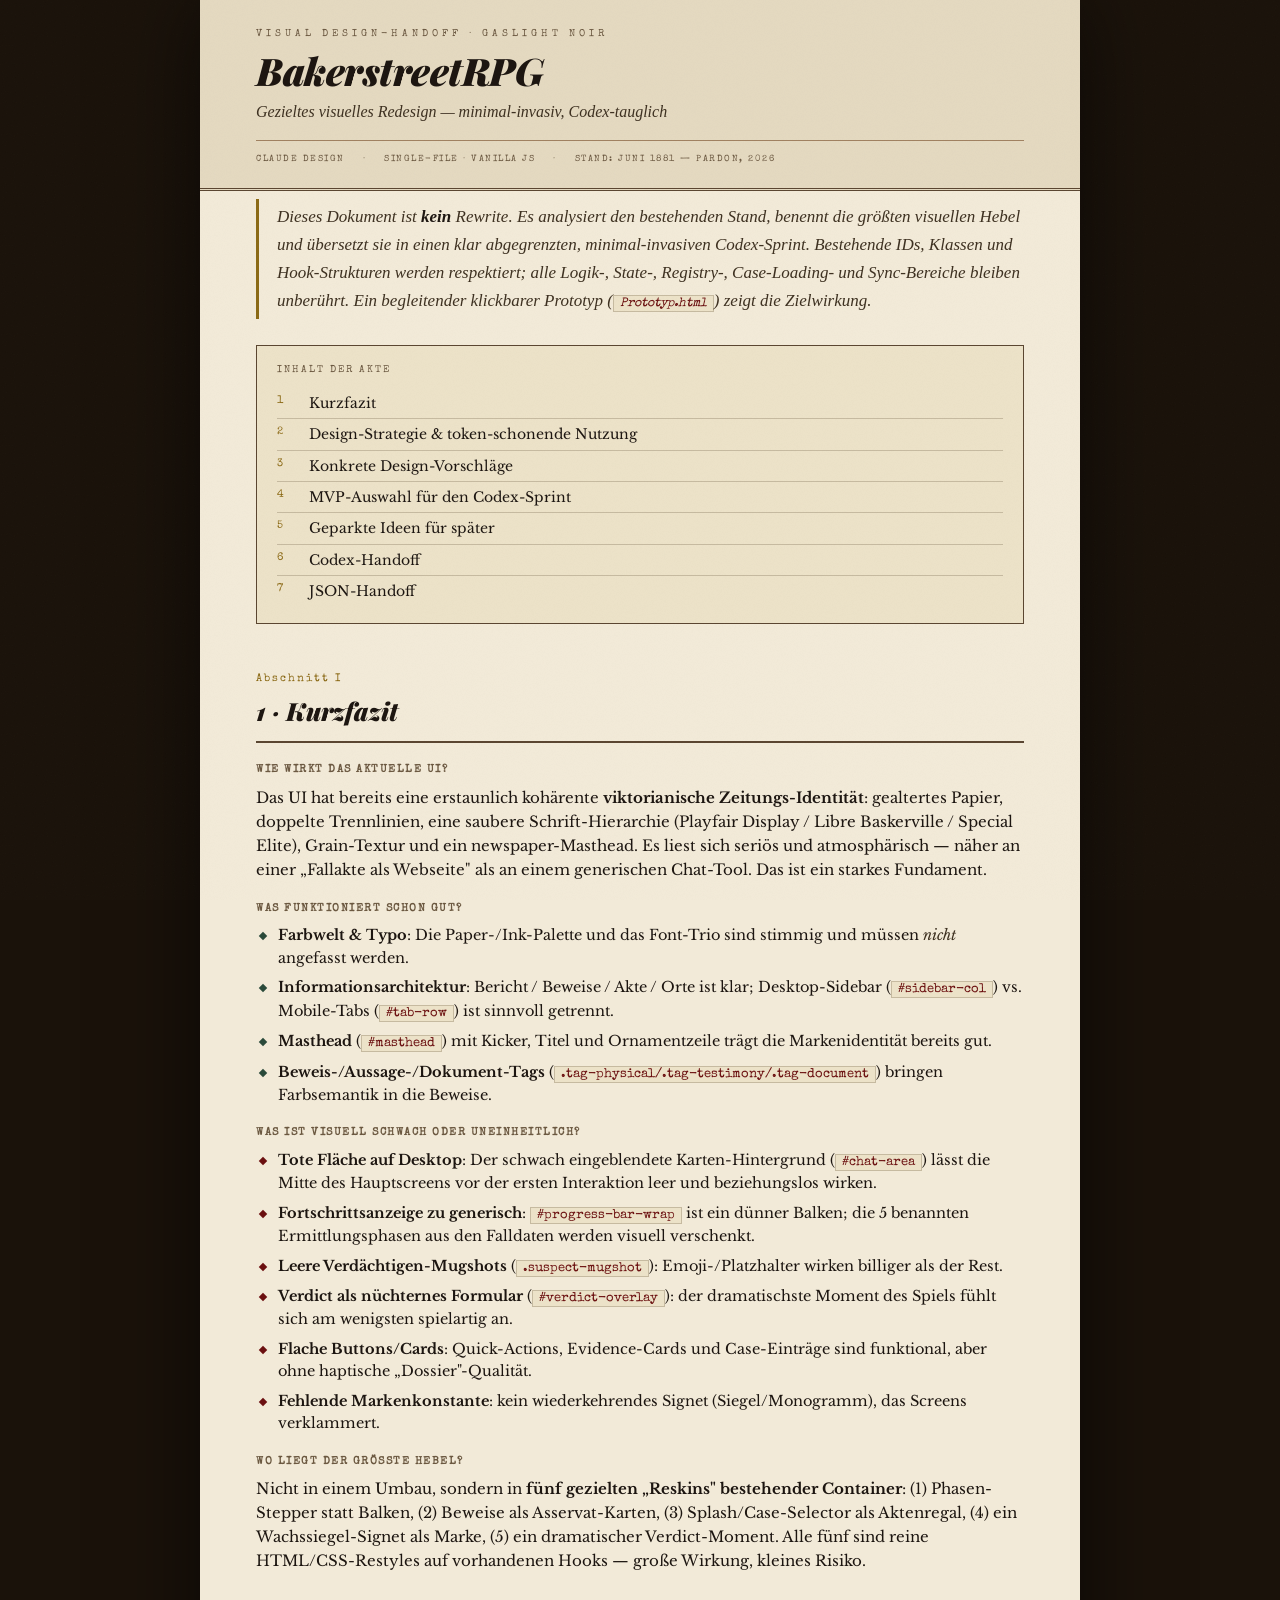
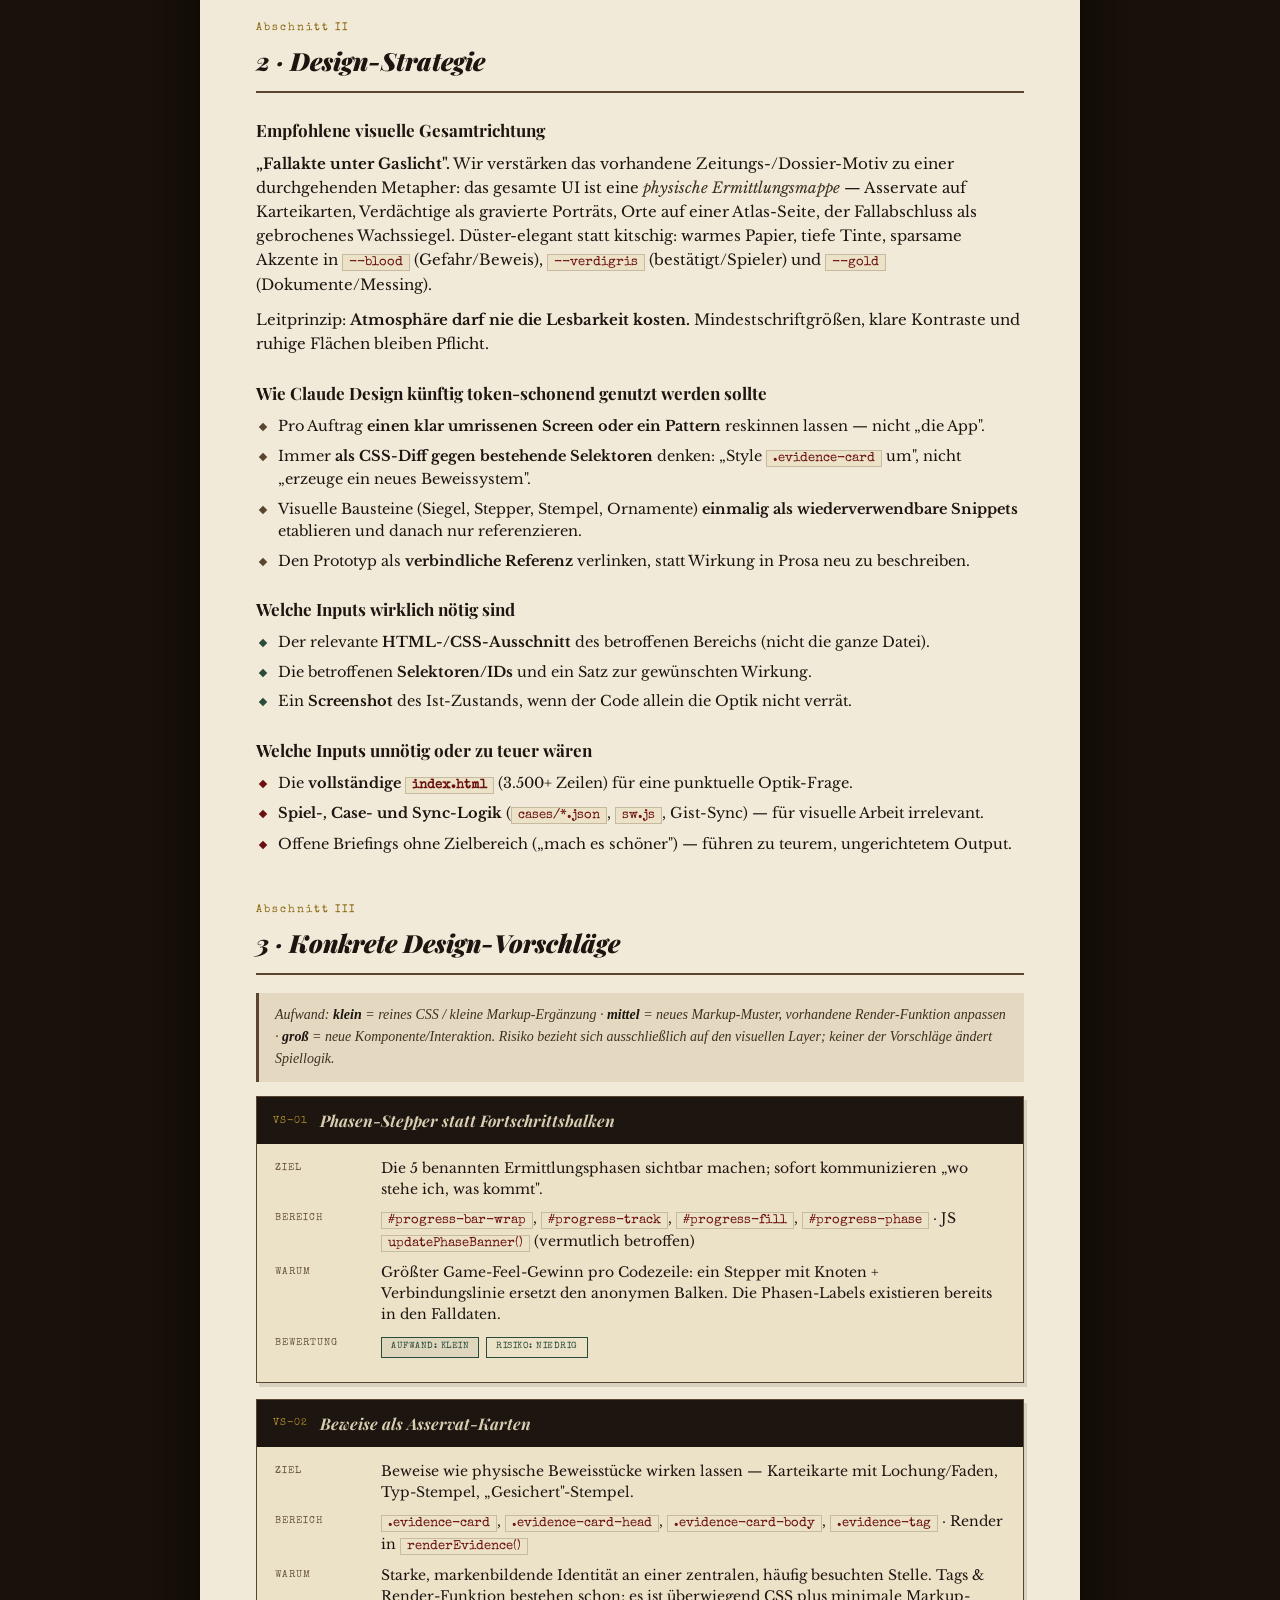
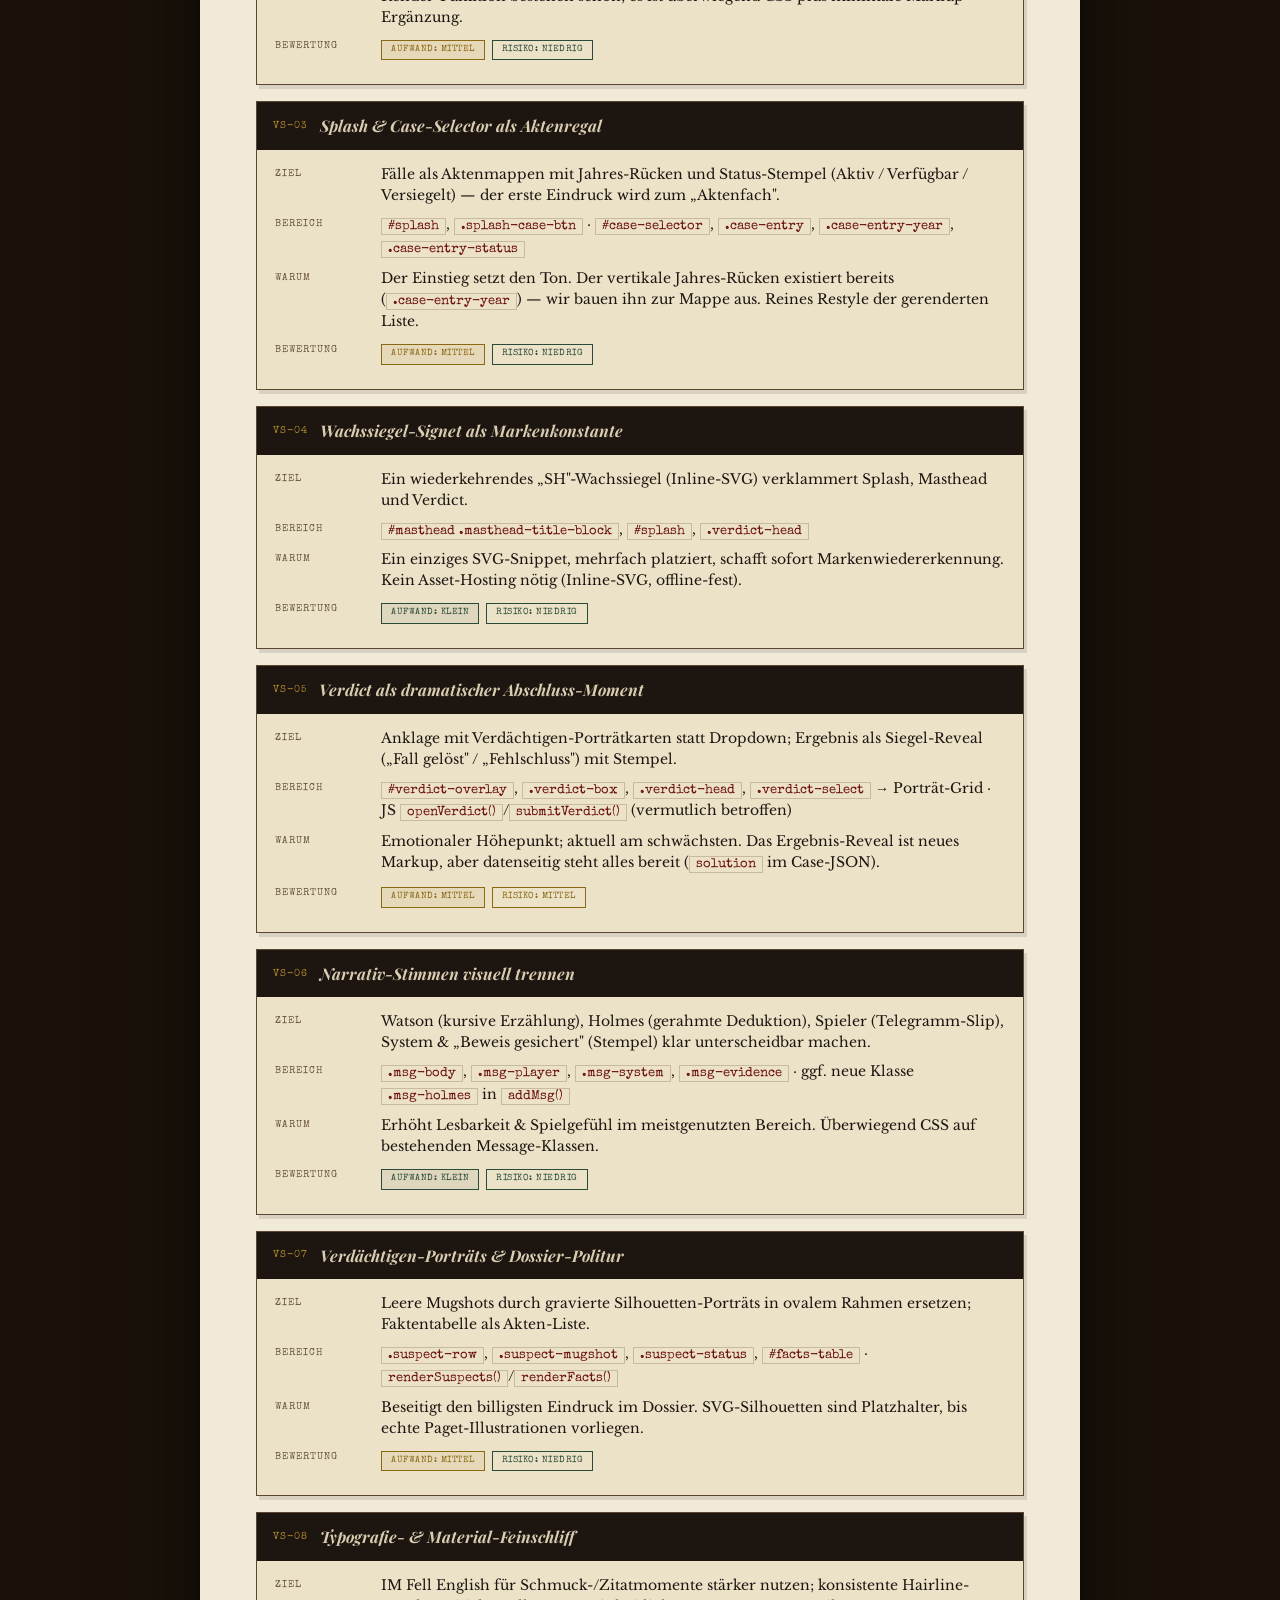
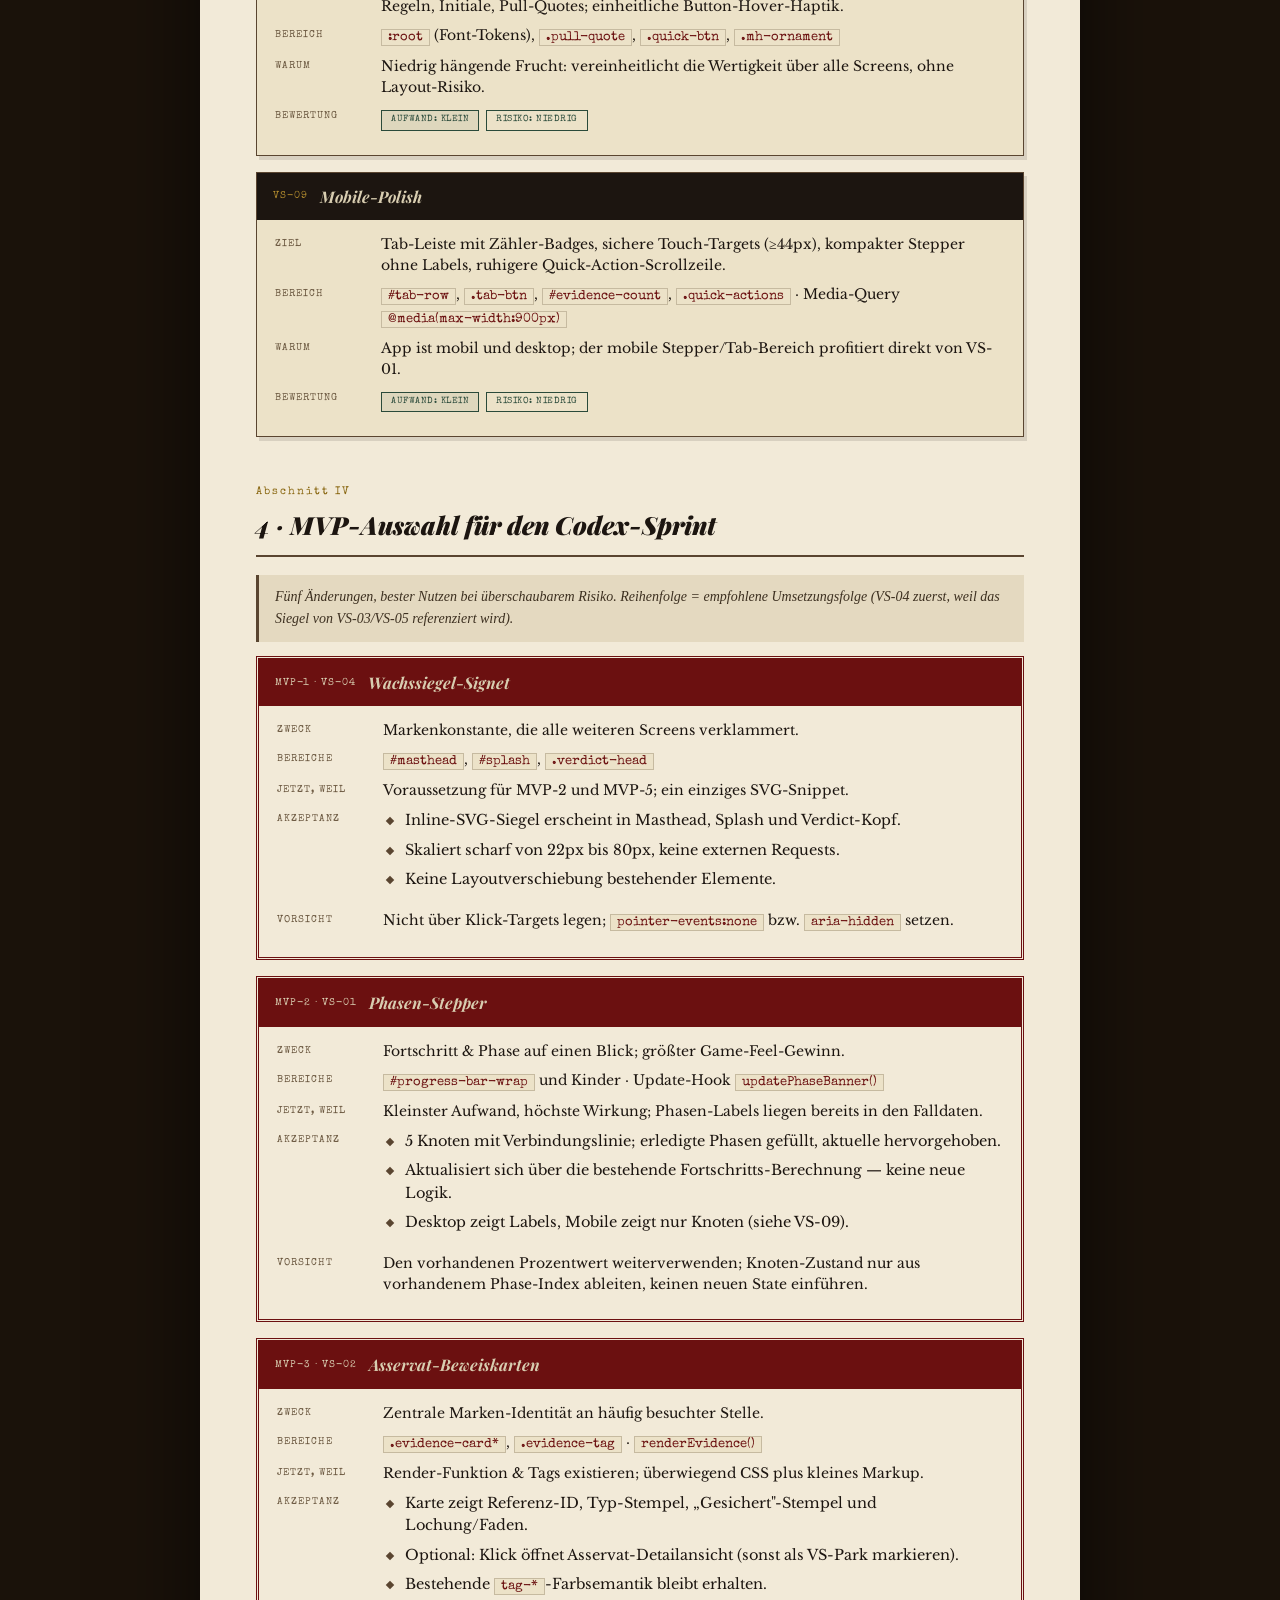
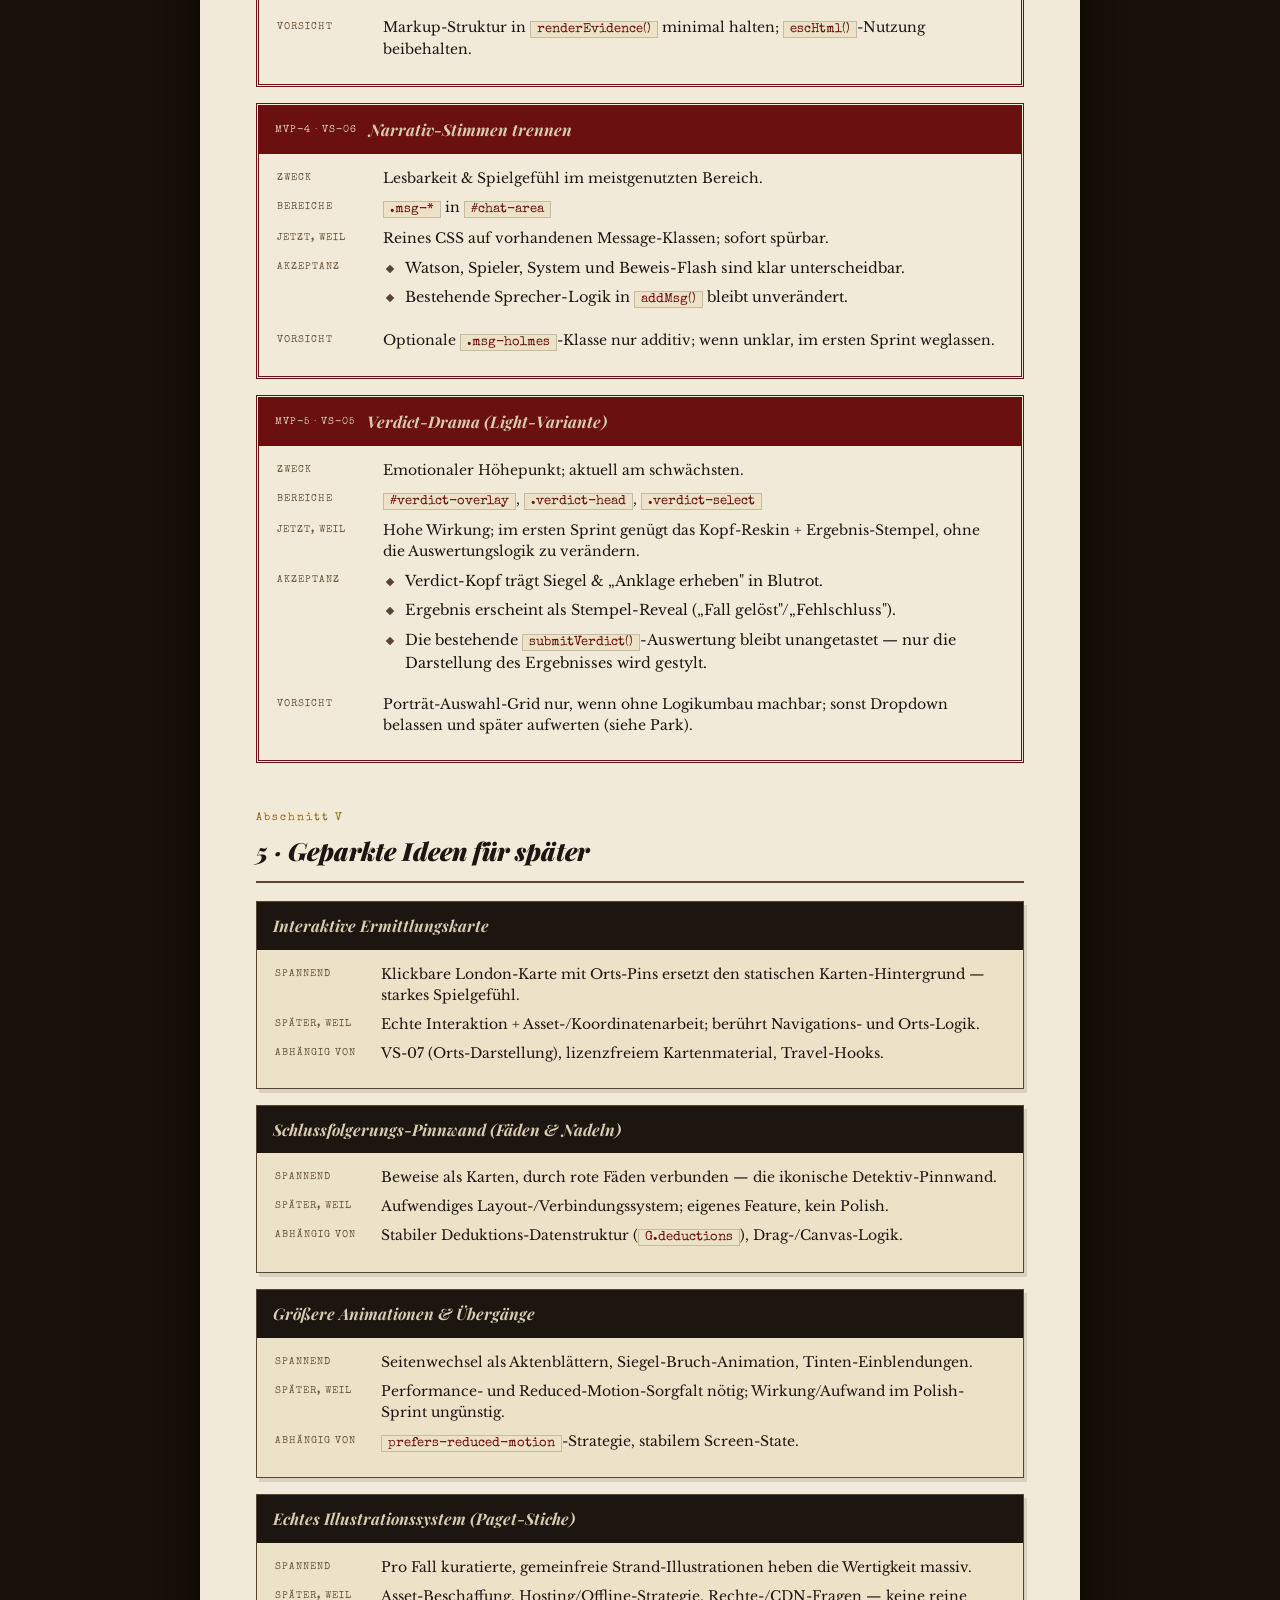
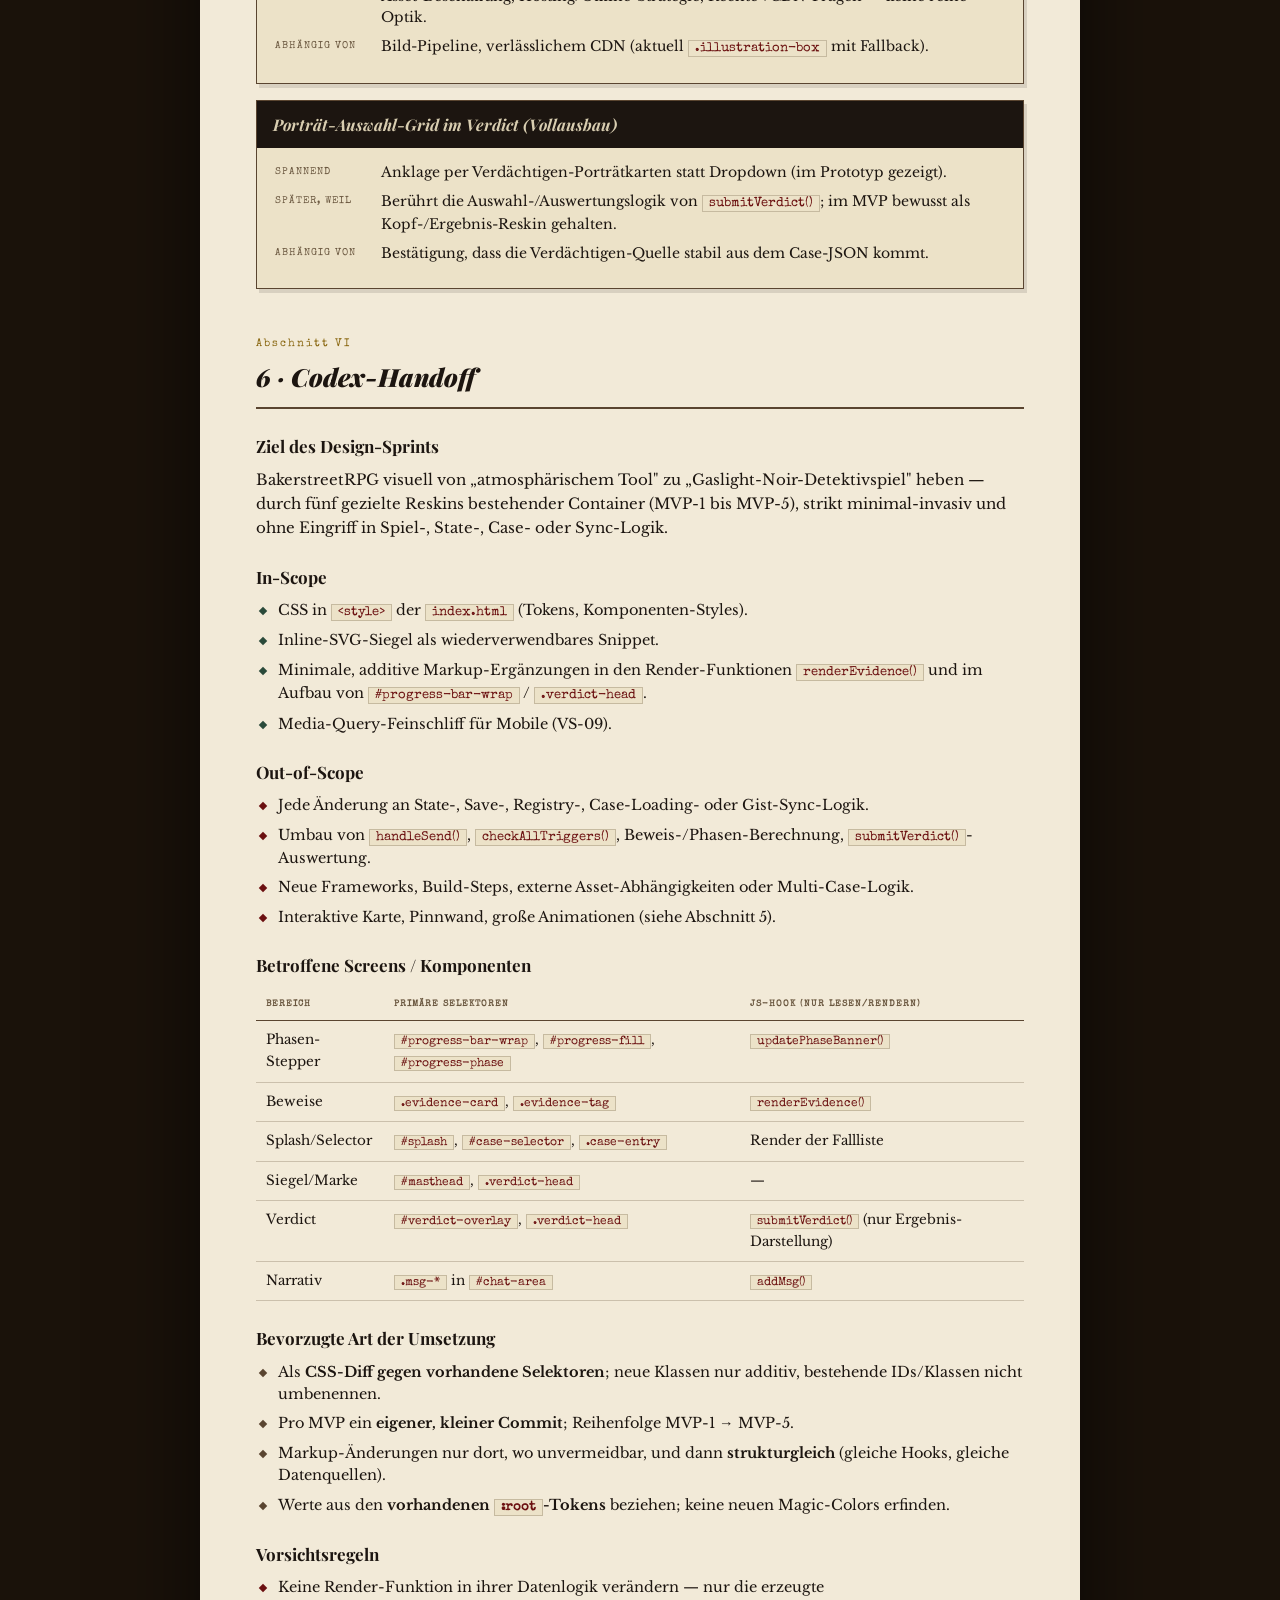
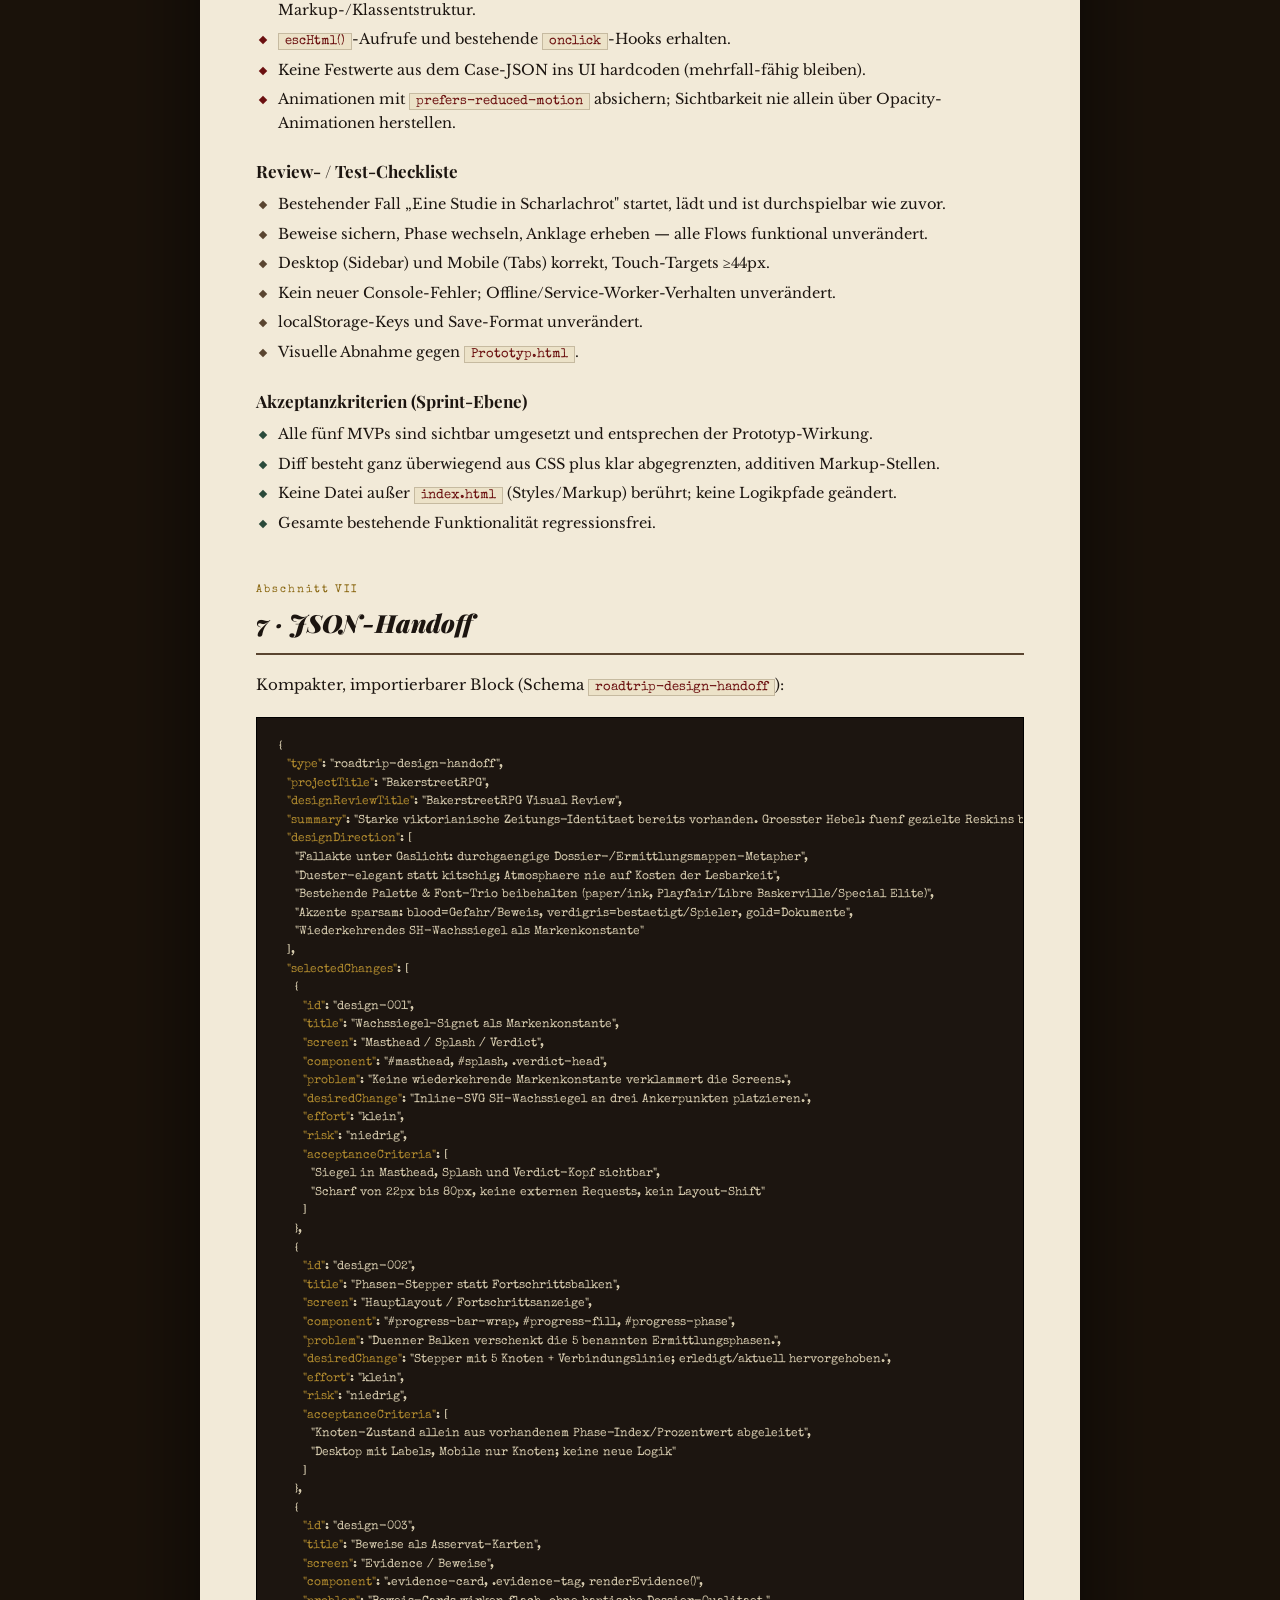
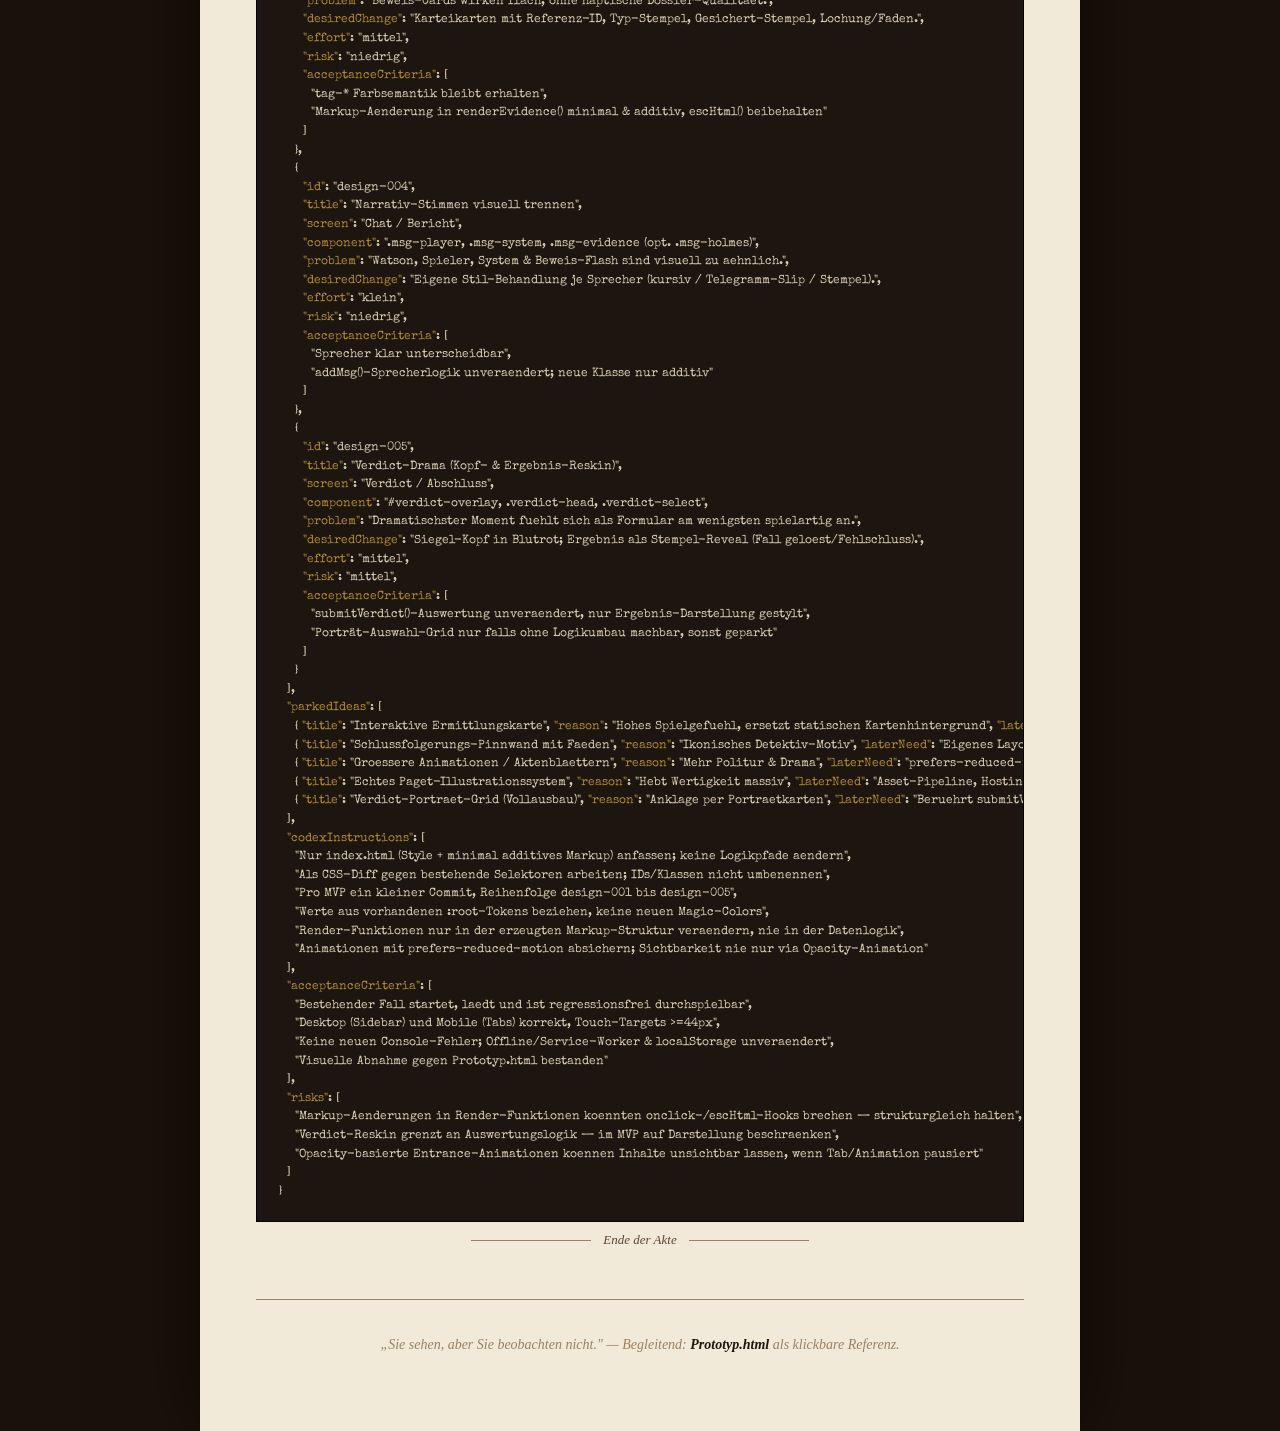
<file: docs/design/gaslight-noir/Design-Handoff.html>
<!DOCTYPE html>
<html lang="de">
<head>
<meta charset="UTF-8">
<meta name="viewport" content="width=device-width, initial-scale=1.0">
<title>BakerstreetRPG — Visual Design-Handoff</title>
<link rel="preconnect" href="https://fonts.googleapis.com">
<link rel="preconnect" href="https://fonts.gstatic.com" crossorigin>
<link href="https://fonts.googleapis.com/css2?family=IM+Fell+English:ital@0;1&family=Special+Elite&family=Playfair+Display:ital,wght@0,400;0,700;0,900;1,400;1,700;1,900&family=Libre+Baskerville:ital,wght@0,400;0,700;1,400&display=swap" rel="stylesheet">
<style>
:root{
  --paper:#f2ead8; --paper-dark:#e4d9c0; --paper-aged:#d8cdb0; --paper-warm:#ece2c8;
  --ink:#1c1510; --ink-mid:#3d3020; --ink-faded:#6b5840; --ink-ghost:#9a8060;
  --rule:#5a4530; --rule-light:#a08060; --hair:rgba(90,69,48,.26);
  --blood:#6b1010; --verdigris:#2a4a3a; --gold:#8b6914; --gold-bright:#b08a2e;
  --fd:'Playfair Display',Georgia,serif; --ff:'IM Fell English',Georgia,serif;
  --ft:'Libre Baskerville',Georgia,serif; --fm:'Special Elite','Courier New',monospace;
}
*{box-sizing:border-box;margin:0;padding:0}
body{background:#1a120a;font-family:var(--ft);color:var(--ink);line-height:1.6;-webkit-font-smoothing:antialiased}
.sheet{max-width:880px;margin:0 auto;background:var(--paper);position:relative;
  box-shadow:0 0 80px rgba(0,0,0,.6);min-height:100vh}
.sheet::before{content:'';position:fixed;inset:0;pointer-events:none;z-index:99;opacity:.5;
  background-image:url("data:image/svg+xml,%3Csvg xmlns='http://www.w3.org/2000/svg' width='200' height='200'%3E%3Cfilter id='n'%3E%3CfeTurbulence type='fractalNoise' baseFrequency='0.9' numOctaves='4' stitchTiles='stitch'/%3E%3C/filter%3E%3Crect width='200' height='200' filter='url(%23n)' opacity='0.04'/%3E%3C/svg%3E")}

/* masthead */
.doc-head{background:var(--paper-dark);border-bottom:3px double var(--rule);padding:26px 56px 20px;position:relative}
.doc-kicker{font-family:var(--fm);font-size:10px;letter-spacing:4px;text-transform:uppercase;color:var(--ink-faded);margin-bottom:10px}
.doc-title{font-family:var(--fd);font-size:38px;font-weight:900;font-style:italic;line-height:1.02;letter-spacing:-.5px}
.doc-sub{font-family:var(--ff);font-style:italic;font-size:16px;color:var(--ink-mid);margin-top:8px}
.doc-meta{font-family:var(--fm);font-size:9px;letter-spacing:1.5px;text-transform:uppercase;color:var(--ink-faded);margin-top:16px;display:flex;gap:18px;flex-wrap:wrap;border-top:1px solid var(--rule-light);padding-top:12px}
.doc-seal{position:absolute;top:26px;right:48px}

/* body */
.doc-body{padding:8px 56px 64px}
@media(max-width:680px){.doc-head{padding:22px 26px 18px}.doc-body{padding:8px 26px 48px}.doc-title{font-size:28px}.doc-seal{display:none}}

.sec{margin-top:46px;scroll-margin-top:20px}
.sec-num{font-family:var(--fm);font-size:11px;letter-spacing:2px;color:var(--gold);display:block;margin-bottom:4px}
.sec-h{font-family:var(--fd);font-size:25px;font-weight:900;font-style:italic;color:var(--ink);border-bottom:2px solid var(--rule);padding-bottom:10px;margin-bottom:18px}
h3{font-family:var(--fd);font-size:17px;font-weight:700;color:var(--ink);margin:24px 0 8px}
h4{font-family:var(--fm);font-size:11px;letter-spacing:1.5px;text-transform:uppercase;color:var(--ink-faded);margin:18px 0 7px}
p{margin-bottom:11px;font-size:15px}
strong{color:var(--ink);font-weight:700}
em{color:var(--ink-mid)}
ul{margin:0 0 12px 0;padding-left:0;list-style:none}
li{font-size:14.5px;margin-bottom:7px;padding-left:22px;position:relative;line-height:1.55}
li::before{content:'';position:absolute;left:4px;top:9px;width:6px;height:6px;background:var(--rule);transform:rotate(45deg)}
li.plus::before{background:var(--verdigris)}
li.minus::before{background:var(--blood)}
code,.sel{font-family:var(--fm);font-size:12.5px;background:var(--paper-warm);border:1px solid var(--hair);padding:1px 6px;color:var(--blood);white-space:nowrap}

.lede{font-family:var(--ff);font-size:17px;font-style:italic;line-height:1.65;color:var(--ink-mid);border-left:3px solid var(--gold);padding:4px 0 4px 18px;margin-bottom:20px}

/* proposal cards */
.prop{border:1px solid var(--rule);background:var(--paper-warm);margin-bottom:16px;box-shadow:3px 4px 0 rgba(28,21,16,.12)}
.prop-head{background:var(--ink);color:var(--paper-aged);padding:11px 16px;display:flex;align-items:center;gap:12px;flex-wrap:wrap}
.prop-id{font-family:var(--fm);font-size:10px;letter-spacing:1px;color:var(--gold-bright)}
.prop-title{font-family:var(--fd);font-size:16px;font-weight:700;font-style:italic;flex:1;min-width:200px}
.prop-body{padding:14px 18px 16px}
.prop-row{display:flex;gap:10px;margin-bottom:8px;font-size:14px}
.prop-row .k{font-family:var(--fm);font-size:9.5px;letter-spacing:1px;text-transform:uppercase;color:var(--ink-faded);width:96px;flex-shrink:0;padding-top:3px}
.prop-row .v{flex:1;line-height:1.5}
.badges{display:flex;gap:7px;flex-wrap:wrap;margin-top:4px}
.badge{font-family:var(--fm);font-size:8.5px;letter-spacing:.5px;text-transform:uppercase;padding:3px 9px;border:1px solid}
.b-klein{color:var(--verdigris);border-color:var(--verdigris);background:rgba(42,74,58,.07)}
.b-mittel{color:var(--gold);border-color:var(--gold);background:rgba(139,105,20,.07)}
.b-gross{color:var(--blood);border-color:var(--blood);background:rgba(107,16,16,.07)}
.b-niedrig{color:var(--verdigris);border-color:var(--verdigris)}
.b-mittelr{color:var(--gold);border-color:var(--gold)}
.b-hoch{color:var(--blood);border-color:var(--blood)}

/* MVP callout */
.mvp{border:3px double var(--blood);background:var(--paper);margin-bottom:16px}
.mvp .prop-head{background:var(--blood)}
.mvp .prop-id{color:var(--paper-aged)}

.note{font-family:var(--ff);font-style:italic;font-size:14px;color:var(--ink-mid);background:var(--paper-dark);border-left:3px solid var(--rule);padding:11px 16px;margin:14px 0}

.divider{display:flex;align-items:center;justify-content:center;gap:12px;color:var(--rule-light);margin:8px 0 0}
.divider::before,.divider::after{content:'';height:1px;width:120px;background:var(--rule-light)}
.divider span{font-family:var(--ff);font-style:italic;font-size:13px;color:var(--rule)}

/* json */
pre{background:var(--ink);color:var(--paper-aged);font-family:var(--fm);font-size:12px;line-height:1.55;
  padding:20px 22px;overflow-x:auto;border:1px solid #000;margin-top:8px;white-space:pre}
pre .pk{color:var(--gold-bright)}
.scroll-x{overflow-x:auto}

/* TOC */
.toc{background:var(--paper-warm);border:1px solid var(--rule);padding:16px 20px;margin-top:26px}
.toc-h{font-family:var(--fm);font-size:10px;letter-spacing:2px;text-transform:uppercase;color:var(--ink-faded);margin-bottom:10px}
.toc a{display:flex;gap:10px;font-family:var(--ft);font-size:14px;color:var(--ink);text-decoration:none;padding:4px 0;border-bottom:1px solid var(--hair)}
.toc a:last-child{border-bottom:none}
.toc a:hover{color:var(--blood)}
.toc a .n{font-family:var(--fm);font-size:11px;color:var(--gold);width:22px}

table{width:100%;border-collapse:collapse;margin:10px 0 14px;font-size:13.5px}
th,td{text-align:left;padding:8px 10px;border-bottom:1px solid var(--hair);vertical-align:top}
th{font-family:var(--fm);font-size:9px;letter-spacing:1px;text-transform:uppercase;color:var(--ink-faded);border-bottom:1px solid var(--rule)}
td .sel{font-size:11.5px}
.footer{text-align:center;font-family:var(--ff);font-style:italic;color:var(--ink-ghost);font-size:14px;padding:34px 0 10px;border-top:1px solid var(--rule-light);margin-top:48px}
</style>
</head>
<body>
<div class="sheet">

  <!-- WAX SEAL -->
  <svg class="doc-seal" width="64" height="64" viewBox="0 0 100 100" aria-hidden="true">
    <defs><radialGradient id="wax" cx="38%" cy="34%" r="72%"><stop offset="0%" stop-color="#9a2424"/><stop offset="55%" stop-color="#6b1010"/><stop offset="100%" stop-color="#430a0a"/></radialGradient></defs>
    <path fill="url(#wax)" d="M50 4c4 6 11 5 16 9s5 11 10 15 12 4 14 10-2 12-1 18 5 11 2 17-11 4-15 9-5 12-11 14-11-3-17-3-12 5-18 3-6-9-11-13-13-4-15-10 4-12 3-18-5-11-2-17 11-5 15-9 4-12 10-15 11 2 16-9z"/>
    <circle cx="50" cy="50" r="30" fill="none" stroke="#430a0a" stroke-width="1.5" opacity=".6"/>
    <text x="50" y="62" text-anchor="middle" font-family="Playfair Display,serif" font-size="34" font-style="italic" font-weight="900" fill="#f2ead8" opacity=".92">SH</text>
  </svg>

  <header class="doc-head">
    <div class="doc-kicker">Visual Design-Handoff · Gaslight Noir</div>
    <div class="doc-title">BakerstreetRPG</div>
    <div class="doc-sub">Gezieltes visuelles Redesign &mdash; minimal-invasiv, Codex-tauglich</div>
    <div class="doc-meta">
      <span>Claude Design</span><span>·</span><span>Single-File · Vanilla JS</span><span>·</span><span>Stand: Juni 1881 — pardon, 2026</span>
    </div>
  </header>

  <div class="doc-body">

    <div class="lede">
      Dieses Dokument ist <strong>kein</strong> Rewrite. Es analysiert den bestehenden Stand, benennt die größten visuellen Hebel und übersetzt sie in einen klar abgegrenzten, minimal-invasiven Codex-Sprint. Bestehende IDs, Klassen und Hook-Strukturen werden respektiert; alle Logik-, State-, Registry-, Case-Loading- und Sync-Bereiche bleiben unberührt. Ein begleitender klickbarer Prototyp (<span class="sel">Prototyp.html</span>) zeigt die Zielwirkung.
    </div>

    <div class="toc">
      <div class="toc-h">Inhalt der Akte</div>
      <a href="#s1"><span class="n">1</span> Kurzfazit</a>
      <a href="#s2"><span class="n">2</span> Design-Strategie &amp; token-schonende Nutzung</a>
      <a href="#s3"><span class="n">3</span> Konkrete Design-Vorschläge</a>
      <a href="#s4"><span class="n">4</span> MVP-Auswahl für den Codex-Sprint</a>
      <a href="#s5"><span class="n">5</span> Geparkte Ideen für später</a>
      <a href="#s6"><span class="n">6</span> Codex-Handoff</a>
      <a href="#s7"><span class="n">7</span> JSON-Handoff</a>
    </div>

    <!-- ══ 1 KURZFAZIT ══ -->
    <section class="sec" id="s1">
      <span class="sec-num">Abschnitt I</span>
      <h2 class="sec-h">1 · Kurzfazit</h2>

      <h4>Wie wirkt das aktuelle UI?</h4>
      <p>Das UI hat bereits eine erstaunlich kohärente <strong>viktorianische Zeitungs-Identität</strong>: gealtertes Papier, doppelte Trennlinien, eine saubere Schrift-Hierarchie (Playfair Display / Libre Baskerville / Special Elite), Grain-Textur und ein newspaper-Masthead. Es liest sich seriös und atmosphärisch — näher an einer „Fallakte als Webseite" als an einem generischen Chat-Tool. Das ist ein starkes Fundament.</p>

      <h4>Was funktioniert schon gut?</h4>
      <ul>
        <li class="plus"><strong>Farbwelt &amp; Typo</strong>: Die Paper-/Ink-Palette und das Font-Trio sind stimmig und müssen <em>nicht</em> angefasst werden.</li>
        <li class="plus"><strong>Informationsarchitektur</strong>: Bericht / Beweise / Akte / Orte ist klar; Desktop-Sidebar (<span class="sel">#sidebar-col</span>) vs. Mobile-Tabs (<span class="sel">#tab-row</span>) ist sinnvoll getrennt.</li>
        <li class="plus"><strong>Masthead</strong> (<span class="sel">#masthead</span>) mit Kicker, Titel und Ornamentzeile trägt die Markenidentität bereits gut.</li>
        <li class="plus"><strong>Beweis-/Aussage-/Dokument-Tags</strong> (<span class="sel">.tag-physical/.tag-testimony/.tag-document</span>) bringen Farbsemantik in die Beweise.</li>
      </ul>

      <h4>Was ist visuell schwach oder uneinheitlich?</h4>
      <ul>
        <li class="minus"><strong>Tote Fläche auf Desktop</strong>: Der schwach eingeblendete Karten-Hintergrund (<span class="sel">#chat-area</span>) lässt die Mitte des Hauptscreens vor der ersten Interaktion leer und beziehungslos wirken.</li>
        <li class="minus"><strong>Fortschrittsanzeige zu generisch</strong>: <span class="sel">#progress-bar-wrap</span> ist ein dünner Balken; die 5 benannten Ermittlungsphasen aus den Falldaten werden visuell verschenkt.</li>
        <li class="minus"><strong>Leere Verdächtigen-Mugshots</strong> (<span class="sel">.suspect-mugshot</span>): Emoji-/Platzhalter wirken billiger als der Rest.</li>
        <li class="minus"><strong>Verdict als nüchternes Formular</strong> (<span class="sel">#verdict-overlay</span>): der dramatischste Moment des Spiels fühlt sich am wenigsten spielartig an.</li>
        <li class="minus"><strong>Flache Buttons/Cards</strong>: Quick-Actions, Evidence-Cards und Case-Einträge sind funktional, aber ohne haptische „Dossier"-Qualität.</li>
        <li class="minus"><strong>Fehlende Markenkonstante</strong>: kein wiederkehrendes Signet (Siegel/Monogramm), das Screens verklammert.</li>
      </ul>

      <h4>Wo liegt der größte Hebel?</h4>
      <p>Nicht in einem Umbau, sondern in <strong>fünf gezielten „Reskins" bestehender Container</strong>: (1) Phasen-Stepper statt Balken, (2) Beweise als Asservat-Karten, (3) Splash/Case-Selector als Aktenregal, (4) ein Wachssiegel-Signet als Marke, (5) ein dramatischer Verdict-Moment. Alle fünf sind reine HTML/CSS-Restyles auf vorhandenen Hooks — große Wirkung, kleines Risiko.</p>
    </section>

    <!-- ══ 2 STRATEGIE ══ -->
    <section class="sec" id="s2">
      <span class="sec-num">Abschnitt II</span>
      <h2 class="sec-h">2 · Design-Strategie</h2>

      <h3>Empfohlene visuelle Gesamtrichtung</h3>
      <p><strong>„Fallakte unter Gaslicht".</strong> Wir verstärken das vorhandene Zeitungs-/Dossier-Motiv zu einer durchgehenden Metapher: das gesamte UI ist eine <em>physische Ermittlungsmappe</em> — Asservate auf Karteikarten, Verdächtige als gravierte Porträts, Orte auf einer Atlas-Seite, der Fallabschluss als gebrochenes Wachssiegel. Düster-elegant statt kitschig: warmes Papier, tiefe Tinte, sparsame Akzente in <span class="sel">--blood</span> (Gefahr/Beweis), <span class="sel">--verdigris</span> (bestätigt/Spieler) und <span class="sel">--gold</span> (Dokumente/Messing).</p>
      <p>Leitprinzip: <strong>Atmosphäre darf nie die Lesbarkeit kosten.</strong> Mindestschriftgrößen, klare Kontraste und ruhige Flächen bleiben Pflicht.</p>

      <h3>Wie Claude Design künftig token-schonend genutzt werden sollte</h3>
      <ul>
        <li>Pro Auftrag <strong>einen klar umrissenen Screen oder ein Pattern</strong> reskinnen lassen — nicht „die App".</li>
        <li>Immer <strong>als CSS-Diff gegen bestehende Selektoren</strong> denken: „Style <span class="sel">.evidence-card</span> um", nicht „erzeuge ein neues Beweissystem".</li>
        <li>Visuelle Bausteine (Siegel, Stepper, Stempel, Ornamente) <strong>einmalig als wiederverwendbare Snippets</strong> etablieren und danach nur referenzieren.</li>
        <li>Den Prototyp als <strong>verbindliche Referenz</strong> verlinken, statt Wirkung in Prosa neu zu beschreiben.</li>
      </ul>

      <h3>Welche Inputs wirklich nötig sind</h3>
      <ul>
        <li class="plus">Der relevante <strong>HTML-/CSS-Ausschnitt</strong> des betroffenen Bereichs (nicht die ganze Datei).</li>
        <li class="plus">Die betroffenen <strong>Selektoren/IDs</strong> und ein Satz zur gewünschten Wirkung.</li>
        <li class="plus">Ein <strong>Screenshot</strong> des Ist-Zustands, wenn der Code allein die Optik nicht verrät.</li>
      </ul>

      <h3>Welche Inputs unnötig oder zu teuer wären</h3>
      <ul>
        <li class="minus">Die <strong>vollständige <span class="sel">index.html</span></strong> (3.500+ Zeilen) für eine punktuelle Optik-Frage.</li>
        <li class="minus"><strong>Spiel-, Case- und Sync-Logik</strong> (<span class="sel">cases/*.json</span>, <span class="sel">sw.js</span>, Gist-Sync) — für visuelle Arbeit irrelevant.</li>
        <li class="minus">Offene Briefings ohne Zielbereich („mach es schöner") — führen zu teurem, ungerichtetem Output.</li>
      </ul>
    </section>

    <!-- ══ 3 VORSCHLÄGE ══ -->
    <section class="sec" id="s3">
      <span class="sec-num">Abschnitt III</span>
      <h2 class="sec-h">3 · Konkrete Design-Vorschläge</h2>
      <p class="note">Aufwand: <strong>klein</strong> = reines CSS / kleine Markup-Ergänzung · <strong>mittel</strong> = neues Markup-Muster, vorhandene Render-Funktion anpassen · <strong>groß</strong> = neue Komponente/Interaktion. Risiko bezieht sich ausschließlich auf den visuellen Layer; keiner der Vorschläge ändert Spiellogik.</p>

      <!-- P1 -->
      <div class="prop">
        <div class="prop-head"><span class="prop-id">VS-01</span><span class="prop-title">Phasen-Stepper statt Fortschrittsbalken</span></div>
        <div class="prop-body">
          <div class="prop-row"><span class="k">Ziel</span><span class="v">Die 5 benannten Ermittlungsphasen sichtbar machen; sofort kommunizieren „wo stehe ich, was kommt".</span></div>
          <div class="prop-row"><span class="k">Bereich</span><span class="v"><span class="sel">#progress-bar-wrap</span>, <span class="sel">#progress-track</span>, <span class="sel">#progress-fill</span>, <span class="sel">#progress-phase</span> · JS <span class="sel">updatePhaseBanner()</span> (vermutlich betroffen)</span></div>
          <div class="prop-row"><span class="k">Warum</span><span class="v">Größter Game-Feel-Gewinn pro Codezeile: ein Stepper mit Knoten + Verbindungslinie ersetzt den anonymen Balken. Die Phasen-Labels existieren bereits in den Falldaten.</span></div>
          <div class="prop-row"><span class="k">Bewertung</span><span class="v"><div class="badges"><span class="badge b-klein">Aufwand: klein</span><span class="badge b-niedrig">Risiko: niedrig</span></div></span></div>
        </div>
      </div>

      <!-- P2 -->
      <div class="prop">
        <div class="prop-head"><span class="prop-id">VS-02</span><span class="prop-title">Beweise als Asservat-Karten</span></div>
        <div class="prop-body">
          <div class="prop-row"><span class="k">Ziel</span><span class="v">Beweise wie physische Beweisstücke wirken lassen — Karteikarte mit Lochung/Faden, Typ-Stempel, „Gesichert"-Stempel.</span></div>
          <div class="prop-row"><span class="k">Bereich</span><span class="v"><span class="sel">.evidence-card</span>, <span class="sel">.evidence-card-head</span>, <span class="sel">.evidence-card-body</span>, <span class="sel">.evidence-tag</span> · Render in <span class="sel">renderEvidence()</span></span></div>
          <div class="prop-row"><span class="k">Warum</span><span class="v">Starke, markenbildende Identität an einer zentralen, häufig besuchten Stelle. Tags &amp; Render-Funktion bestehen schon; es ist überwiegend CSS plus minimale Markup-Ergänzung.</span></div>
          <div class="prop-row"><span class="k">Bewertung</span><span class="v"><div class="badges"><span class="badge b-mittel">Aufwand: mittel</span><span class="badge b-niedrig">Risiko: niedrig</span></div></span></div>
        </div>
      </div>

      <!-- P3 -->
      <div class="prop">
        <div class="prop-head"><span class="prop-id">VS-03</span><span class="prop-title">Splash &amp; Case-Selector als Aktenregal</span></div>
        <div class="prop-body">
          <div class="prop-row"><span class="k">Ziel</span><span class="v">Fälle als Aktenmappen mit Jahres-Rücken und Status-Stempel (Aktiv / Verfügbar / Versiegelt) — der erste Eindruck wird zum „Aktenfach".</span></div>
          <div class="prop-row"><span class="k">Bereich</span><span class="v"><span class="sel">#splash</span>, <span class="sel">.splash-case-btn</span> · <span class="sel">#case-selector</span>, <span class="sel">.case-entry</span>, <span class="sel">.case-entry-year</span>, <span class="sel">.case-entry-status</span></span></div>
          <div class="prop-row"><span class="k">Warum</span><span class="v">Der Einstieg setzt den Ton. Der vertikale Jahres-Rücken existiert bereits (<span class="sel">.case-entry-year</span>) — wir bauen ihn zur Mappe aus. Reines Restyle der gerenderten Liste.</span></div>
          <div class="prop-row"><span class="k">Bewertung</span><span class="v"><div class="badges"><span class="badge b-mittel">Aufwand: mittel</span><span class="badge b-niedrig">Risiko: niedrig</span></div></span></div>
        </div>
      </div>

      <!-- P4 -->
      <div class="prop">
        <div class="prop-head"><span class="prop-id">VS-04</span><span class="prop-title">Wachssiegel-Signet als Markenkonstante</span></div>
        <div class="prop-body">
          <div class="prop-row"><span class="k">Ziel</span><span class="v">Ein wiederkehrendes „SH"-Wachssiegel (Inline-SVG) verklammert Splash, Masthead und Verdict.</span></div>
          <div class="prop-row"><span class="k">Bereich</span><span class="v"><span class="sel">#masthead .masthead-title-block</span>, <span class="sel">#splash</span>, <span class="sel">.verdict-head</span></span></div>
          <div class="prop-row"><span class="k">Warum</span><span class="v">Ein einziges SVG-Snippet, mehrfach platziert, schafft sofort Markenwiedererkennung. Kein Asset-Hosting nötig (Inline-SVG, offline-fest).</span></div>
          <div class="prop-row"><span class="k">Bewertung</span><span class="v"><div class="badges"><span class="badge b-klein">Aufwand: klein</span><span class="badge b-niedrig">Risiko: niedrig</span></div></span></div>
        </div>
      </div>

      <!-- P5 -->
      <div class="prop">
        <div class="prop-head"><span class="prop-id">VS-05</span><span class="prop-title">Verdict als dramatischer Abschluss-Moment</span></div>
        <div class="prop-body">
          <div class="prop-row"><span class="k">Ziel</span><span class="v">Anklage mit Verdächtigen-Porträtkarten statt Dropdown; Ergebnis als Siegel-Reveal („Fall gelöst" / „Fehlschluss") mit Stempel.</span></div>
          <div class="prop-row"><span class="k">Bereich</span><span class="v"><span class="sel">#verdict-overlay</span>, <span class="sel">.verdict-box</span>, <span class="sel">.verdict-head</span>, <span class="sel">.verdict-select</span> &rarr; Porträt-Grid · JS <span class="sel">openVerdict()</span>/<span class="sel">submitVerdict()</span> (vermutlich betroffen)</span></div>
          <div class="prop-row"><span class="k">Warum</span><span class="v">Emotionaler Höhepunkt; aktuell am schwächsten. Das Ergebnis-Reveal ist neues Markup, aber datenseitig steht alles bereit (<span class="sel">solution</span> im Case-JSON).</span></div>
          <div class="prop-row"><span class="k">Bewertung</span><span class="v"><div class="badges"><span class="badge b-mittel">Aufwand: mittel</span><span class="badge b-mittelr">Risiko: mittel</span></div></span></div>
        </div>
      </div>

      <!-- P6 -->
      <div class="prop">
        <div class="prop-head"><span class="prop-id">VS-06</span><span class="prop-title">Narrativ-Stimmen visuell trennen</span></div>
        <div class="prop-body">
          <div class="prop-row"><span class="k">Ziel</span><span class="v">Watson (kursive Erzählung), Holmes (gerahmte Deduktion), Spieler (Telegramm-Slip), System &amp; „Beweis gesichert" (Stempel) klar unterscheidbar machen.</span></div>
          <div class="prop-row"><span class="k">Bereich</span><span class="v"><span class="sel">.msg-body</span>, <span class="sel">.msg-player</span>, <span class="sel">.msg-system</span>, <span class="sel">.msg-evidence</span> · ggf. neue Klasse <span class="sel">.msg-holmes</span> in <span class="sel">addMsg()</span></span></div>
          <div class="prop-row"><span class="k">Warum</span><span class="v">Erhöht Lesbarkeit &amp; Spielgefühl im meistgenutzten Bereich. Überwiegend CSS auf bestehenden Message-Klassen.</span></div>
          <div class="prop-row"><span class="k">Bewertung</span><span class="v"><div class="badges"><span class="badge b-klein">Aufwand: klein</span><span class="badge b-niedrig">Risiko: niedrig</span></div></span></div>
        </div>
      </div>

      <!-- P7 -->
      <div class="prop">
        <div class="prop-head"><span class="prop-id">VS-07</span><span class="prop-title">Verdächtigen-Porträts &amp; Dossier-Politur</span></div>
        <div class="prop-body">
          <div class="prop-row"><span class="k">Ziel</span><span class="v">Leere Mugshots durch gravierte Silhouetten-Porträts in ovalem Rahmen ersetzen; Faktentabelle als Akten-Liste.</span></div>
          <div class="prop-row"><span class="k">Bereich</span><span class="v"><span class="sel">.suspect-row</span>, <span class="sel">.suspect-mugshot</span>, <span class="sel">.suspect-status</span>, <span class="sel">#facts-table</span> · <span class="sel">renderSuspects()</span>/<span class="sel">renderFacts()</span></span></div>
          <div class="prop-row"><span class="k">Warum</span><span class="v">Beseitigt den billigsten Eindruck im Dossier. SVG-Silhouetten sind Platzhalter, bis echte Paget-Illustrationen vorliegen.</span></div>
          <div class="prop-row"><span class="k">Bewertung</span><span class="v"><div class="badges"><span class="badge b-mittel">Aufwand: mittel</span><span class="badge b-niedrig">Risiko: niedrig</span></div></span></div>
        </div>
      </div>

      <!-- P8 -->
      <div class="prop">
        <div class="prop-head"><span class="prop-id">VS-08</span><span class="prop-title">Typografie- &amp; Material-Feinschliff</span></div>
        <div class="prop-body">
          <div class="prop-row"><span class="k">Ziel</span><span class="v">IM Fell English für Schmuck-/Zitatmomente stärker nutzen; konsistente Hairline-Regeln, Initiale, Pull-Quotes; einheitliche Button-Hover-Haptik.</span></div>
          <div class="prop-row"><span class="k">Bereich</span><span class="v"><span class="sel">:root</span> (Font-Tokens), <span class="sel">.pull-quote</span>, <span class="sel">.quick-btn</span>, <span class="sel">.mh-ornament</span></span></div>
          <div class="prop-row"><span class="k">Warum</span><span class="v">Niedrig hängende Frucht: vereinheitlicht die Wertigkeit über alle Screens, ohne Layout-Risiko.</span></div>
          <div class="prop-row"><span class="k">Bewertung</span><span class="v"><div class="badges"><span class="badge b-klein">Aufwand: klein</span><span class="badge b-niedrig">Risiko: niedrig</span></div></span></div>
        </div>
      </div>

      <!-- P9 -->
      <div class="prop">
        <div class="prop-head"><span class="prop-id">VS-09</span><span class="prop-title">Mobile-Polish</span></div>
        <div class="prop-body">
          <div class="prop-row"><span class="k">Ziel</span><span class="v">Tab-Leiste mit Zähler-Badges, sichere Touch-Targets (≥44px), kompakter Stepper ohne Labels, ruhigere Quick-Action-Scrollzeile.</span></div>
          <div class="prop-row"><span class="k">Bereich</span><span class="v"><span class="sel">#tab-row</span>, <span class="sel">.tab-btn</span>, <span class="sel">#evidence-count</span>, <span class="sel">.quick-actions</span> · Media-Query <span class="sel">@media(max-width:900px)</span></span></div>
          <div class="prop-row"><span class="k">Warum</span><span class="v">App ist mobil und desktop; der mobile Stepper/Tab-Bereich profitiert direkt von VS-01.</span></div>
          <div class="prop-row"><span class="k">Bewertung</span><span class="v"><div class="badges"><span class="badge b-klein">Aufwand: klein</span><span class="badge b-niedrig">Risiko: niedrig</span></div></span></div>
        </div>
      </div>
    </section>

    <!-- ══ 4 MVP ══ -->
    <section class="sec" id="s4">
      <span class="sec-num">Abschnitt IV</span>
      <h2 class="sec-h">4 · MVP-Auswahl für den Codex-Sprint</h2>
      <p class="note">Fünf Änderungen, bester Nutzen bei überschaubarem Risiko. Reihenfolge = empfohlene Umsetzungsfolge (VS-04 zuerst, weil das Siegel von VS-03/VS-05 referenziert wird).</p>

      <div class="mvp">
        <div class="prop-head"><span class="prop-id">MVP-1 · VS-04</span><span class="prop-title">Wachssiegel-Signet</span></div>
        <div class="prop-body">
          <div class="prop-row"><span class="k">Zweck</span><span class="v">Markenkonstante, die alle weiteren Screens verklammert.</span></div>
          <div class="prop-row"><span class="k">Bereiche</span><span class="v"><span class="sel">#masthead</span>, <span class="sel">#splash</span>, <span class="sel">.verdict-head</span></span></div>
          <div class="prop-row"><span class="k">Jetzt, weil</span><span class="v">Voraussetzung für MVP-2 und MVP-5; ein einziges SVG-Snippet.</span></div>
          <div class="prop-row"><span class="k">Akzeptanz</span><span class="v"><ul><li>Inline-SVG-Siegel erscheint in Masthead, Splash und Verdict-Kopf.</li><li>Skaliert scharf von 22px bis 80px, keine externen Requests.</li><li>Keine Layoutverschiebung bestehender Elemente.</li></ul></span></div>
          <div class="prop-row"><span class="k">Vorsicht</span><span class="v">Nicht über Klick-Targets legen; <span class="sel">pointer-events:none</span> bzw. <span class="sel">aria-hidden</span> setzen.</span></div>
        </div>
      </div>

      <div class="mvp">
        <div class="prop-head"><span class="prop-id">MVP-2 · VS-01</span><span class="prop-title">Phasen-Stepper</span></div>
        <div class="prop-body">
          <div class="prop-row"><span class="k">Zweck</span><span class="v">Fortschritt &amp; Phase auf einen Blick; größter Game-Feel-Gewinn.</span></div>
          <div class="prop-row"><span class="k">Bereiche</span><span class="v"><span class="sel">#progress-bar-wrap</span> und Kinder · Update-Hook <span class="sel">updatePhaseBanner()</span></span></div>
          <div class="prop-row"><span class="k">Jetzt, weil</span><span class="v">Kleinster Aufwand, höchste Wirkung; Phasen-Labels liegen bereits in den Falldaten.</span></div>
          <div class="prop-row"><span class="k">Akzeptanz</span><span class="v"><ul><li>5 Knoten mit Verbindungslinie; erledigte Phasen gefüllt, aktuelle hervorgehoben.</li><li>Aktualisiert sich über die bestehende Fortschritts-Berechnung — keine neue Logik.</li><li>Desktop zeigt Labels, Mobile zeigt nur Knoten (siehe VS-09).</li></ul></span></div>
          <div class="prop-row"><span class="k">Vorsicht</span><span class="v">Den vorhandenen Prozentwert weiterverwenden; Knoten-Zustand nur aus vorhandenem Phase-Index ableiten, keinen neuen State einführen.</span></div>
        </div>
      </div>

      <div class="mvp">
        <div class="prop-head"><span class="prop-id">MVP-3 · VS-02</span><span class="prop-title">Asservat-Beweiskarten</span></div>
        <div class="prop-body">
          <div class="prop-row"><span class="k">Zweck</span><span class="v">Zentrale Marken-Identität an häufig besuchter Stelle.</span></div>
          <div class="prop-row"><span class="k">Bereiche</span><span class="v"><span class="sel">.evidence-card*</span>, <span class="sel">.evidence-tag</span> · <span class="sel">renderEvidence()</span></span></div>
          <div class="prop-row"><span class="k">Jetzt, weil</span><span class="v">Render-Funktion &amp; Tags existieren; überwiegend CSS plus kleines Markup.</span></div>
          <div class="prop-row"><span class="k">Akzeptanz</span><span class="v"><ul><li>Karte zeigt Referenz-ID, Typ-Stempel, „Gesichert"-Stempel und Lochung/Faden.</li><li>Optional: Klick öffnet Asservat-Detailansicht (sonst als VS-Park markieren).</li><li>Bestehende <span class="sel">tag-*</span>-Farbsemantik bleibt erhalten.</li></ul></span></div>
          <div class="prop-row"><span class="k">Vorsicht</span><span class="v">Markup-Struktur in <span class="sel">renderEvidence()</span> minimal halten; <span class="sel">escHtml()</span>-Nutzung beibehalten.</span></div>
        </div>
      </div>

      <div class="mvp">
        <div class="prop-head"><span class="prop-id">MVP-4 · VS-06</span><span class="prop-title">Narrativ-Stimmen trennen</span></div>
        <div class="prop-body">
          <div class="prop-row"><span class="k">Zweck</span><span class="v">Lesbarkeit &amp; Spielgefühl im meistgenutzten Bereich.</span></div>
          <div class="prop-row"><span class="k">Bereiche</span><span class="v"><span class="sel">.msg-*</span> in <span class="sel">#chat-area</span></span></div>
          <div class="prop-row"><span class="k">Jetzt, weil</span><span class="v">Reines CSS auf vorhandenen Message-Klassen; sofort spürbar.</span></div>
          <div class="prop-row"><span class="k">Akzeptanz</span><span class="v"><ul><li>Watson, Spieler, System und Beweis-Flash sind klar unterscheidbar.</li><li>Bestehende Sprecher-Logik in <span class="sel">addMsg()</span> bleibt unverändert.</li></ul></span></div>
          <div class="prop-row"><span class="k">Vorsicht</span><span class="v">Optionale <span class="sel">.msg-holmes</span>-Klasse nur additiv; wenn unklar, im ersten Sprint weglassen.</span></div>
        </div>
      </div>

      <div class="mvp">
        <div class="prop-head"><span class="prop-id">MVP-5 · VS-05</span><span class="prop-title">Verdict-Drama (Light-Variante)</span></div>
        <div class="prop-body">
          <div class="prop-row"><span class="k">Zweck</span><span class="v">Emotionaler Höhepunkt; aktuell am schwächsten.</span></div>
          <div class="prop-row"><span class="k">Bereiche</span><span class="v"><span class="sel">#verdict-overlay</span>, <span class="sel">.verdict-head</span>, <span class="sel">.verdict-select</span></span></div>
          <div class="prop-row"><span class="k">Jetzt, weil</span><span class="v">Hohe Wirkung; im ersten Sprint genügt das Kopf-Reskin + Ergebnis-Stempel, ohne die Auswertungslogik zu verändern.</span></div>
          <div class="prop-row"><span class="k">Akzeptanz</span><span class="v"><ul><li>Verdict-Kopf trägt Siegel &amp; „Anklage erheben" in Blutrot.</li><li>Ergebnis erscheint als Stempel-Reveal („Fall gelöst"/„Fehlschluss").</li><li>Die bestehende <span class="sel">submitVerdict()</span>-Auswertung bleibt unangetastet — nur die Darstellung des Ergebnisses wird gestylt.</li></ul></span></div>
          <div class="prop-row"><span class="k">Vorsicht</span><span class="v">Porträt-Auswahl-Grid nur, wenn ohne Logikumbau machbar; sonst Dropdown belassen und später aufwerten (siehe Park).</span></div>
        </div>
      </div>
    </section>

    <!-- ══ 5 PARK ══ -->
    <section class="sec" id="s5">
      <span class="sec-num">Abschnitt V</span>
      <h2 class="sec-h">5 · Geparkte Ideen für später</h2>

      <div class="prop"><div class="prop-head"><span class="prop-title">Interaktive Ermittlungskarte</span></div><div class="prop-body">
        <div class="prop-row"><span class="k">Spannend</span><span class="v">Klickbare London-Karte mit Orts-Pins ersetzt den statischen Karten-Hintergrund — starkes Spielgefühl.</span></div>
        <div class="prop-row"><span class="k">Später, weil</span><span class="v">Echte Interaktion + Asset-/Koordinatenarbeit; berührt Navigations- und Orts-Logik.</span></div>
        <div class="prop-row"><span class="k">Abhängig von</span><span class="v">VS-07 (Orts-Darstellung), lizenzfreiem Kartenmaterial, Travel-Hooks.</span></div>
      </div></div>

      <div class="prop"><div class="prop-head"><span class="prop-title">Schlussfolgerungs-Pinnwand (Fäden &amp; Nadeln)</span></div><div class="prop-body">
        <div class="prop-row"><span class="k">Spannend</span><span class="v">Beweise als Karten, durch rote Fäden verbunden — die ikonische Detektiv-Pinnwand.</span></div>
        <div class="prop-row"><span class="k">Später, weil</span><span class="v">Aufwendiges Layout-/Verbindungssystem; eigenes Feature, kein Polish.</span></div>
        <div class="prop-row"><span class="k">Abhängig von</span><span class="v">Stabiler Deduktions-Datenstruktur (<span class="sel">G.deductions</span>), Drag-/Canvas-Logik.</span></div>
      </div></div>

      <div class="prop"><div class="prop-head"><span class="prop-title">Größere Animationen &amp; Übergänge</span></div><div class="prop-body">
        <div class="prop-row"><span class="k">Spannend</span><span class="v">Seitenwechsel als Aktenblättern, Siegel-Bruch-Animation, Tinten-Einblendungen.</span></div>
        <div class="prop-row"><span class="k">Später, weil</span><span class="v">Performance- und Reduced-Motion-Sorgfalt nötig; Wirkung/Aufwand im Polish-Sprint ungünstig.</span></div>
        <div class="prop-row"><span class="k">Abhängig von</span><span class="v"><span class="sel">prefers-reduced-motion</span>-Strategie, stabilem Screen-State.</span></div>
      </div></div>

      <div class="prop"><div class="prop-head"><span class="prop-title">Echtes Illustrationssystem (Paget-Stiche)</span></div><div class="prop-body">
        <div class="prop-row"><span class="k">Spannend</span><span class="v">Pro Fall kuratierte, gemeinfreie Strand-Illustrationen heben die Wertigkeit massiv.</span></div>
        <div class="prop-row"><span class="k">Später, weil</span><span class="v">Asset-Beschaffung, Hosting/Offline-Strategie, Rechte-/CDN-Fragen — keine reine Optik.</span></div>
        <div class="prop-row"><span class="k">Abhängig von</span><span class="v">Bild-Pipeline, verlässlichem CDN (aktuell <span class="sel">.illustration-box</span> mit Fallback).</span></div>
      </div></div>

      <div class="prop"><div class="prop-head"><span class="prop-title">Porträt-Auswahl-Grid im Verdict (Vollausbau)</span></div><div class="prop-body">
        <div class="prop-row"><span class="k">Spannend</span><span class="v">Anklage per Verdächtigen-Porträtkarten statt Dropdown (im Prototyp gezeigt).</span></div>
        <div class="prop-row"><span class="k">Später, weil</span><span class="v">Berührt die Auswahl-/Auswertungslogik von <span class="sel">submitVerdict()</span>; im MVP bewusst als Kopf-/Ergebnis-Reskin gehalten.</span></div>
        <div class="prop-row"><span class="k">Abhängig von</span><span class="v">Bestätigung, dass die Verdächtigen-Quelle stabil aus dem Case-JSON kommt.</span></div>
      </div></div>
    </section>

    <!-- ══ 6 CODEX-HANDOFF ══ -->
    <section class="sec" id="s6">
      <span class="sec-num">Abschnitt VI</span>
      <h2 class="sec-h">6 · Codex-Handoff</h2>

      <h3>Ziel des Design-Sprints</h3>
      <p>BakerstreetRPG visuell von „atmosphärischem Tool" zu „Gaslight-Noir-Detektivspiel" heben — durch fünf gezielte Reskins bestehender Container (MVP-1 bis MVP-5), strikt minimal-invasiv und ohne Eingriff in Spiel-, State-, Case- oder Sync-Logik.</p>

      <h3>In-Scope</h3>
      <ul>
        <li class="plus">CSS in <span class="sel">&lt;style&gt;</span> der <span class="sel">index.html</span> (Tokens, Komponenten-Styles).</li>
        <li class="plus">Inline-SVG-Siegel als wiederverwendbares Snippet.</li>
        <li class="plus">Minimale, additive Markup-Ergänzungen in den Render-Funktionen <span class="sel">renderEvidence()</span> und im Aufbau von <span class="sel">#progress-bar-wrap</span> / <span class="sel">.verdict-head</span>.</li>
        <li class="plus">Media-Query-Feinschliff für Mobile (VS-09).</li>
      </ul>

      <h3>Out-of-Scope</h3>
      <ul>
        <li class="minus">Jede Änderung an State-, Save-, Registry-, Case-Loading- oder Gist-Sync-Logik.</li>
        <li class="minus">Umbau von <span class="sel">handleSend()</span>, <span class="sel">checkAllTriggers()</span>, Beweis-/Phasen-Berechnung, <span class="sel">submitVerdict()</span>-Auswertung.</li>
        <li class="minus">Neue Frameworks, Build-Steps, externe Asset-Abhängigkeiten oder Multi-Case-Logik.</li>
        <li class="minus">Interaktive Karte, Pinnwand, große Animationen (siehe Abschnitt 5).</li>
      </ul>

      <h3>Betroffene Screens / Komponenten</h3>
      <table>
        <tr><th>Bereich</th><th>Primäre Selektoren</th><th>JS-Hook (nur lesen/rendern)</th></tr>
        <tr><td>Phasen-Stepper</td><td><span class="sel">#progress-bar-wrap</span>, <span class="sel">#progress-fill</span>, <span class="sel">#progress-phase</span></td><td><span class="sel">updatePhaseBanner()</span></td></tr>
        <tr><td>Beweise</td><td><span class="sel">.evidence-card</span>, <span class="sel">.evidence-tag</span></td><td><span class="sel">renderEvidence()</span></td></tr>
        <tr><td>Splash/Selector</td><td><span class="sel">#splash</span>, <span class="sel">#case-selector</span>, <span class="sel">.case-entry</span></td><td>Render der Fallliste</td></tr>
        <tr><td>Siegel/Marke</td><td><span class="sel">#masthead</span>, <span class="sel">.verdict-head</span></td><td>—</td></tr>
        <tr><td>Verdict</td><td><span class="sel">#verdict-overlay</span>, <span class="sel">.verdict-head</span></td><td><span class="sel">submitVerdict()</span> (nur Ergebnis-Darstellung)</td></tr>
        <tr><td>Narrativ</td><td><span class="sel">.msg-*</span> in <span class="sel">#chat-area</span></td><td><span class="sel">addMsg()</span></td></tr>
      </table>

      <h3>Bevorzugte Art der Umsetzung</h3>
      <ul>
        <li>Als <strong>CSS-Diff gegen vorhandene Selektoren</strong>; neue Klassen nur additiv, bestehende IDs/Klassen nicht umbenennen.</li>
        <li>Pro MVP ein <strong>eigener, kleiner Commit</strong>; Reihenfolge MVP-1 → MVP-5.</li>
        <li>Markup-Änderungen nur dort, wo unvermeidbar, und dann <strong>strukturgleich</strong> (gleiche Hooks, gleiche Datenquellen).</li>
        <li>Werte aus den <strong>vorhandenen <span class="sel">:root</span>-Tokens</strong> beziehen; keine neuen Magic-Colors erfinden.</li>
      </ul>

      <h3>Vorsichtsregeln</h3>
      <ul>
        <li class="minus">Keine Render-Funktion in ihrer Datenlogik verändern — nur die erzeugte Markup-/Klassentstruktur.</li>
        <li class="minus"><span class="sel">escHtml()</span>-Aufrufe und bestehende <span class="sel">onclick</span>-Hooks erhalten.</li>
        <li class="minus">Keine Festwerte aus dem Case-JSON ins UI hardcoden (mehrfall-fähig bleiben).</li>
        <li class="minus">Animationen mit <span class="sel">prefers-reduced-motion</span> absichern; Sichtbarkeit nie allein über Opacity-Animationen herstellen.</li>
      </ul>

      <h3>Review- / Test-Checkliste</h3>
      <ul>
        <li>Bestehender Fall „Eine Studie in Scharlachrot" startet, lädt und ist durchspielbar wie zuvor.</li>
        <li>Beweise sichern, Phase wechseln, Anklage erheben — alle Flows funktional unverändert.</li>
        <li>Desktop (Sidebar) und Mobile (Tabs) korrekt, Touch-Targets ≥44px.</li>
        <li>Kein neuer Console-Fehler; Offline/Service-Worker-Verhalten unverändert.</li>
        <li>localStorage-Keys und Save-Format unverändert.</li>
        <li>Visuelle Abnahme gegen <span class="sel">Prototyp.html</span>.</li>
      </ul>

      <h3>Akzeptanzkriterien (Sprint-Ebene)</h3>
      <ul>
        <li class="plus">Alle fünf MVPs sind sichtbar umgesetzt und entsprechen der Prototyp-Wirkung.</li>
        <li class="plus">Diff besteht ganz überwiegend aus CSS plus klar abgegrenzten, additiven Markup-Stellen.</li>
        <li class="plus">Keine Datei außer <span class="sel">index.html</span> (Styles/Markup) berührt; keine Logikpfade geändert.</li>
        <li class="plus">Gesamte bestehende Funktionalität regressionsfrei.</li>
      </ul>
    </section>

    <!-- ══ 7 JSON ══ -->
    <section class="sec" id="s7">
      <span class="sec-num">Abschnitt VII</span>
      <h2 class="sec-h">7 · JSON-Handoff</h2>
      <p>Kompakter, importierbarer Block (Schema <span class="sel">roadtrip-design-handoff</span>):</p>
      <div class="scroll-x">
<pre>{
  <span class="pk">"type"</span>: "roadtrip-design-handoff",
  <span class="pk">"projectTitle"</span>: "BakerstreetRPG",
  <span class="pk">"designReviewTitle"</span>: "BakerstreetRPG Visual Review",
  <span class="pk">"summary"</span>: "Starke viktorianische Zeitungs-Identitaet bereits vorhanden. Groesster Hebel: fuenf gezielte Reskins bestehender Container (Phasen-Stepper, Asservat-Beweiskarten, Aktenregal-Splash, Wachssiegel-Signet, dramatischer Verdict) — grosse Wirkung, minimal-invasiv, ohne Logikumbau.",
  <span class="pk">"designDirection"</span>: [
    "Fallakte unter Gaslicht: durchgaengige Dossier-/Ermittlungsmappen-Metapher",
    "Duester-elegant statt kitschig; Atmosphaere nie auf Kosten der Lesbarkeit",
    "Bestehende Palette &amp; Font-Trio beibehalten (paper/ink, Playfair/Libre Baskerville/Special Elite)",
    "Akzente sparsam: blood=Gefahr/Beweis, verdigris=bestaetigt/Spieler, gold=Dokumente",
    "Wiederkehrendes SH-Wachssiegel als Markenkonstante"
  ],
  <span class="pk">"selectedChanges"</span>: [
    {
      <span class="pk">"id"</span>: "design-001",
      <span class="pk">"title"</span>: "Wachssiegel-Signet als Markenkonstante",
      <span class="pk">"screen"</span>: "Masthead / Splash / Verdict",
      <span class="pk">"component"</span>: "#masthead, #splash, .verdict-head",
      <span class="pk">"problem"</span>: "Keine wiederkehrende Markenkonstante verklammert die Screens.",
      <span class="pk">"desiredChange"</span>: "Inline-SVG SH-Wachssiegel an drei Ankerpunkten platzieren.",
      <span class="pk">"effort"</span>: "klein",
      <span class="pk">"risk"</span>: "niedrig",
      <span class="pk">"acceptanceCriteria"</span>: [
        "Siegel in Masthead, Splash und Verdict-Kopf sichtbar",
        "Scharf von 22px bis 80px, keine externen Requests, kein Layout-Shift"
      ]
    },
    {
      <span class="pk">"id"</span>: "design-002",
      <span class="pk">"title"</span>: "Phasen-Stepper statt Fortschrittsbalken",
      <span class="pk">"screen"</span>: "Hauptlayout / Fortschrittsanzeige",
      <span class="pk">"component"</span>: "#progress-bar-wrap, #progress-fill, #progress-phase",
      <span class="pk">"problem"</span>: "Duenner Balken verschenkt die 5 benannten Ermittlungsphasen.",
      <span class="pk">"desiredChange"</span>: "Stepper mit 5 Knoten + Verbindungslinie; erledigt/aktuell hervorgehoben.",
      <span class="pk">"effort"</span>: "klein",
      <span class="pk">"risk"</span>: "niedrig",
      <span class="pk">"acceptanceCriteria"</span>: [
        "Knoten-Zustand allein aus vorhandenem Phase-Index/Prozentwert abgeleitet",
        "Desktop mit Labels, Mobile nur Knoten; keine neue Logik"
      ]
    },
    {
      <span class="pk">"id"</span>: "design-003",
      <span class="pk">"title"</span>: "Beweise als Asservat-Karten",
      <span class="pk">"screen"</span>: "Evidence / Beweise",
      <span class="pk">"component"</span>: ".evidence-card, .evidence-tag, renderEvidence()",
      <span class="pk">"problem"</span>: "Beweis-Cards wirken flach, ohne haptische Dossier-Qualitaet.",
      <span class="pk">"desiredChange"</span>: "Karteikarten mit Referenz-ID, Typ-Stempel, Gesichert-Stempel, Lochung/Faden.",
      <span class="pk">"effort"</span>: "mittel",
      <span class="pk">"risk"</span>: "niedrig",
      <span class="pk">"acceptanceCriteria"</span>: [
        "tag-* Farbsemantik bleibt erhalten",
        "Markup-Aenderung in renderEvidence() minimal &amp; additiv, escHtml() beibehalten"
      ]
    },
    {
      <span class="pk">"id"</span>: "design-004",
      <span class="pk">"title"</span>: "Narrativ-Stimmen visuell trennen",
      <span class="pk">"screen"</span>: "Chat / Bericht",
      <span class="pk">"component"</span>: ".msg-player, .msg-system, .msg-evidence (opt. .msg-holmes)",
      <span class="pk">"problem"</span>: "Watson, Spieler, System &amp; Beweis-Flash sind visuell zu aehnlich.",
      <span class="pk">"desiredChange"</span>: "Eigene Stil-Behandlung je Sprecher (kursiv / Telegramm-Slip / Stempel).",
      <span class="pk">"effort"</span>: "klein",
      <span class="pk">"risk"</span>: "niedrig",
      <span class="pk">"acceptanceCriteria"</span>: [
        "Sprecher klar unterscheidbar",
        "addMsg()-Sprecherlogik unveraendert; neue Klasse nur additiv"
      ]
    },
    {
      <span class="pk">"id"</span>: "design-005",
      <span class="pk">"title"</span>: "Verdict-Drama (Kopf- &amp; Ergebnis-Reskin)",
      <span class="pk">"screen"</span>: "Verdict / Abschluss",
      <span class="pk">"component"</span>: "#verdict-overlay, .verdict-head, .verdict-select",
      <span class="pk">"problem"</span>: "Dramatischster Moment fuehlt sich als Formular am wenigsten spielartig an.",
      <span class="pk">"desiredChange"</span>: "Siegel-Kopf in Blutrot; Ergebnis als Stempel-Reveal (Fall geloest/Fehlschluss).",
      <span class="pk">"effort"</span>: "mittel",
      <span class="pk">"risk"</span>: "mittel",
      <span class="pk">"acceptanceCriteria"</span>: [
        "submitVerdict()-Auswertung unveraendert, nur Ergebnis-Darstellung gestylt",
        "Porträt-Auswahl-Grid nur falls ohne Logikumbau machbar, sonst geparkt"
      ]
    }
  ],
  <span class="pk">"parkedIdeas"</span>: [
    { <span class="pk">"title"</span>: "Interaktive Ermittlungskarte", <span class="pk">"reason"</span>: "Hohes Spielgefuehl, ersetzt statischen Kartenhintergrund", <span class="pk">"laterNeed"</span>: "Echte Interaktion, Kartenmaterial, Travel-Hooks" },
    { <span class="pk">"title"</span>: "Schlussfolgerungs-Pinnwand mit Faeden", <span class="pk">"reason"</span>: "Ikonisches Detektiv-Motiv", <span class="pk">"laterNeed"</span>: "Eigenes Layout-/Verbindungssystem, kein Polish" },
    { <span class="pk">"title"</span>: "Groessere Animationen / Aktenblaettern", <span class="pk">"reason"</span>: "Mehr Politur &amp; Drama", <span class="pk">"laterNeed"</span>: "prefers-reduced-motion-Strategie, Performance" },
    { <span class="pk">"title"</span>: "Echtes Paget-Illustrationssystem", <span class="pk">"reason"</span>: "Hebt Wertigkeit massiv", <span class="pk">"laterNeed"</span>: "Asset-Pipeline, Hosting/Offline, Rechte" },
    { <span class="pk">"title"</span>: "Verdict-Portraet-Grid (Vollausbau)", <span class="pk">"reason"</span>: "Anklage per Portraetkarten", <span class="pk">"laterNeed"</span>: "Beruehrt submitVerdict()-Auswahllogik" }
  ],
  <span class="pk">"codexInstructions"</span>: [
    "Nur index.html (Style + minimal additives Markup) anfassen; keine Logikpfade aendern",
    "Als CSS-Diff gegen bestehende Selektoren arbeiten; IDs/Klassen nicht umbenennen",
    "Pro MVP ein kleiner Commit, Reihenfolge design-001 bis design-005",
    "Werte aus vorhandenen :root-Tokens beziehen, keine neuen Magic-Colors",
    "Render-Funktionen nur in der erzeugten Markup-Struktur veraendern, nie in der Datenlogik",
    "Animationen mit prefers-reduced-motion absichern; Sichtbarkeit nie nur via Opacity-Animation"
  ],
  <span class="pk">"acceptanceCriteria"</span>: [
    "Bestehender Fall startet, laedt und ist regressionsfrei durchspielbar",
    "Desktop (Sidebar) und Mobile (Tabs) korrekt, Touch-Targets >=44px",
    "Keine neuen Console-Fehler; Offline/Service-Worker &amp; localStorage unveraendert",
    "Visuelle Abnahme gegen Prototyp.html bestanden"
  ],
  <span class="pk">"risks"</span>: [
    "Markup-Aenderungen in Render-Funktionen koennten onclick-/escHtml-Hooks brechen — strukturgleich halten",
    "Verdict-Reskin grenzt an Auswertungslogik — im MVP auf Darstellung beschraenken",
    "Opacity-basierte Entrance-Animationen koennen Inhalte unsichtbar lassen, wenn Tab/Animation pausiert"
  ]
}</pre>
      </div>
    </section>

    <div class="divider"><span>Ende der Akte</span></div>
    <div class="footer">„Sie sehen, aber Sie beobachten nicht." — Begleitend: <strong>Prototyp.html</strong> als klickbare Referenz.</div>

  </div>
</div>
</body>
</html>
</file>
